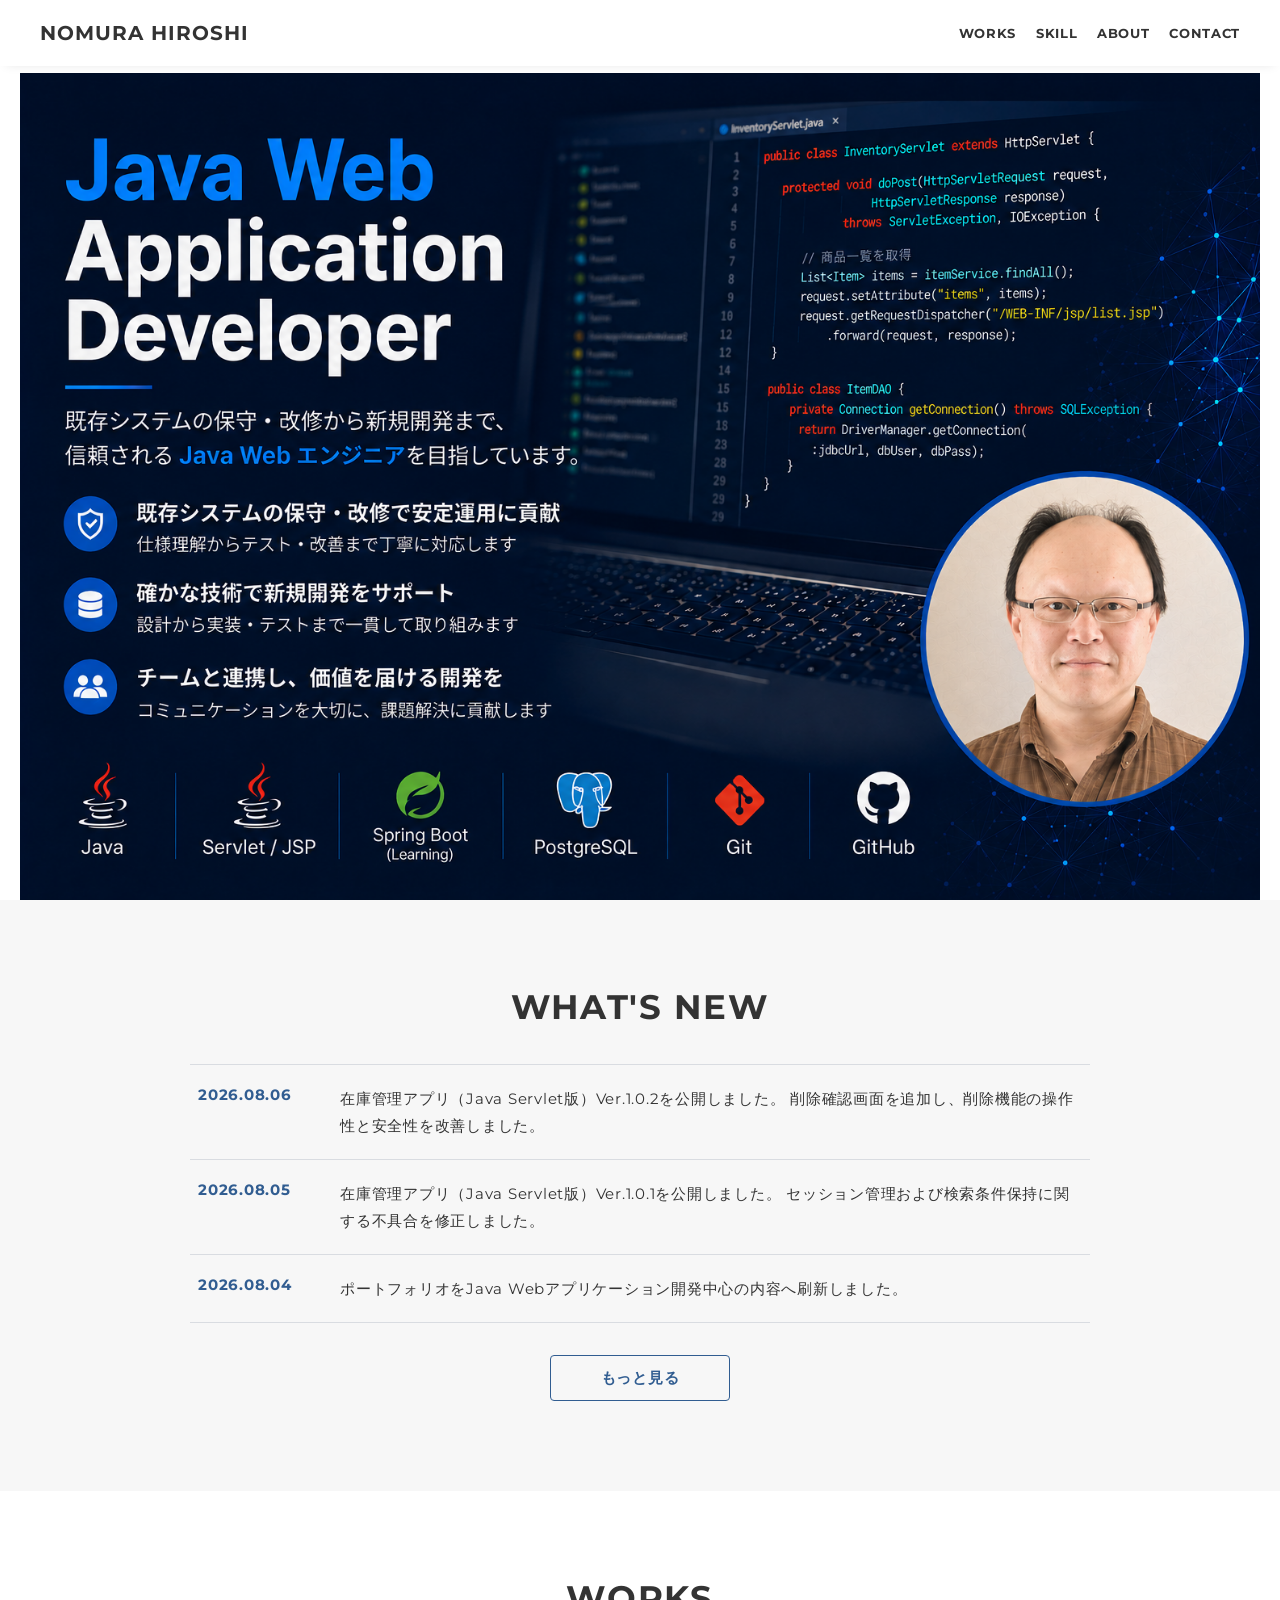
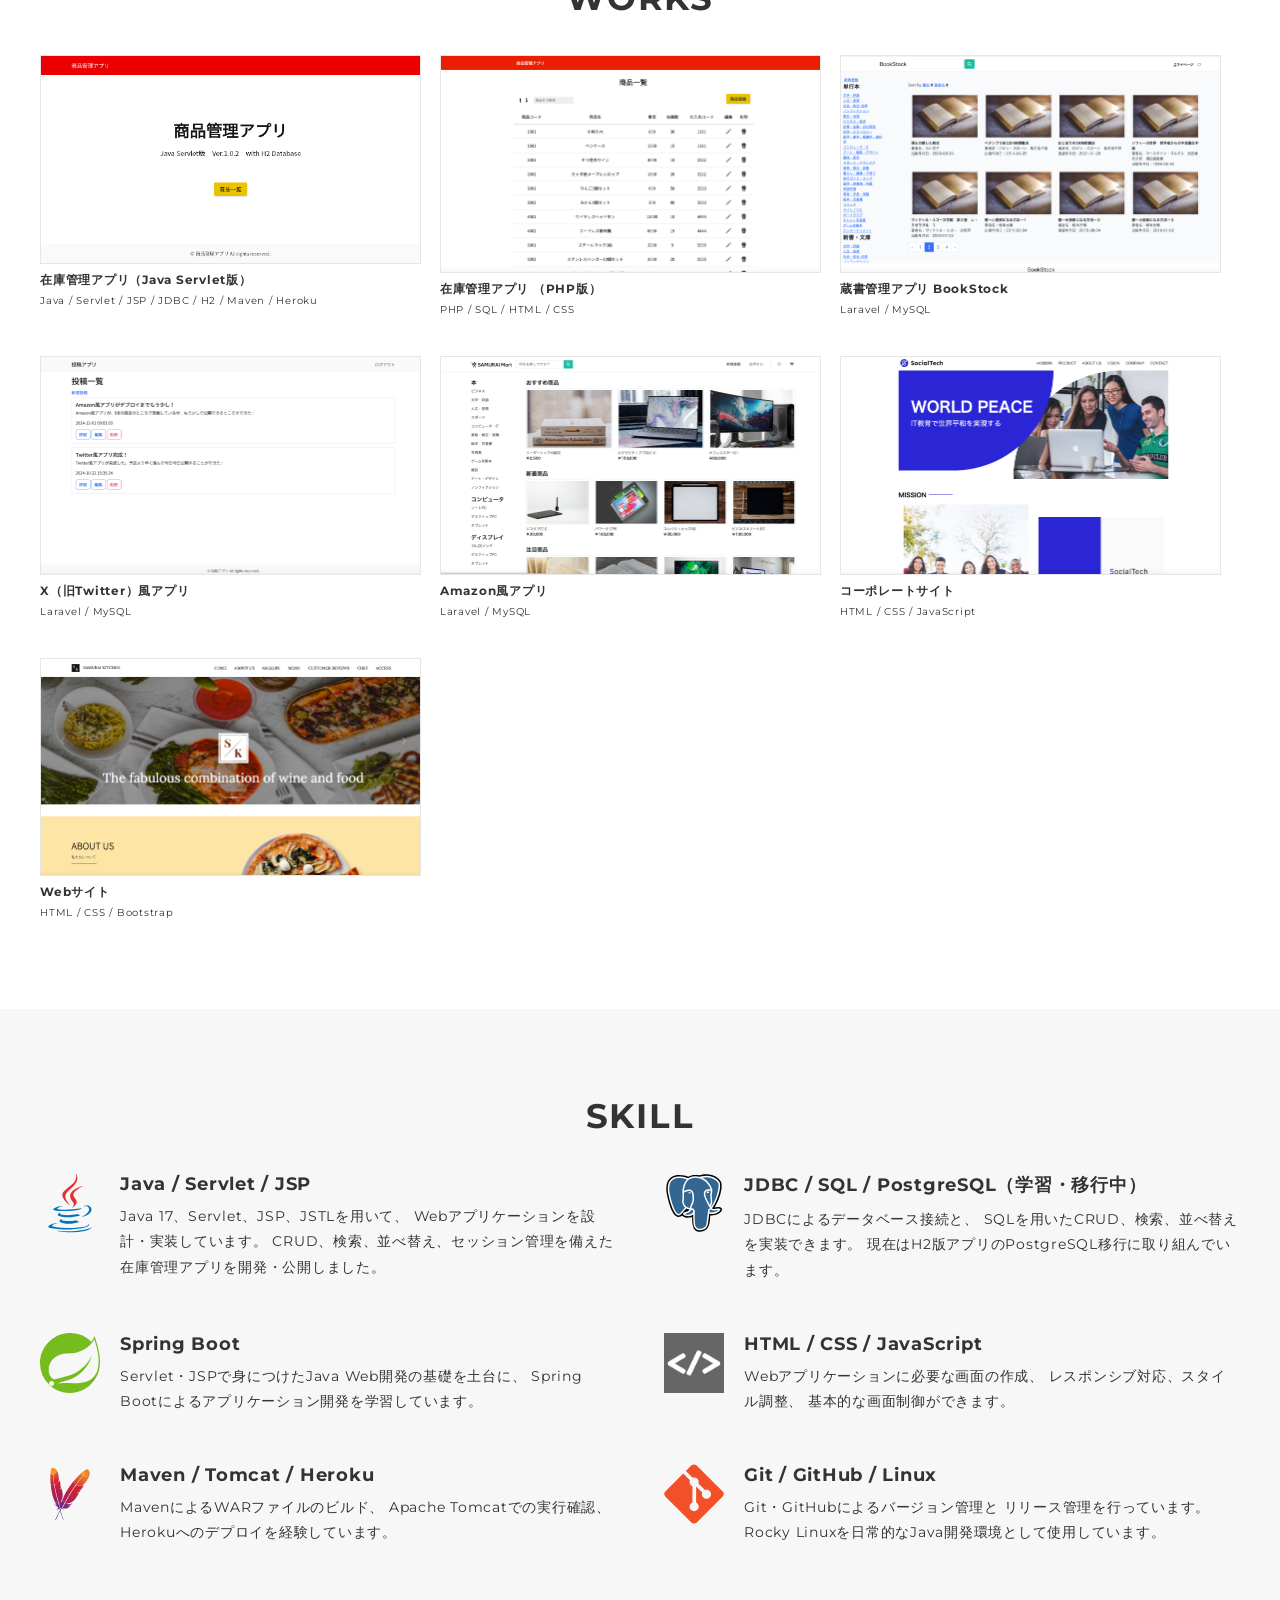
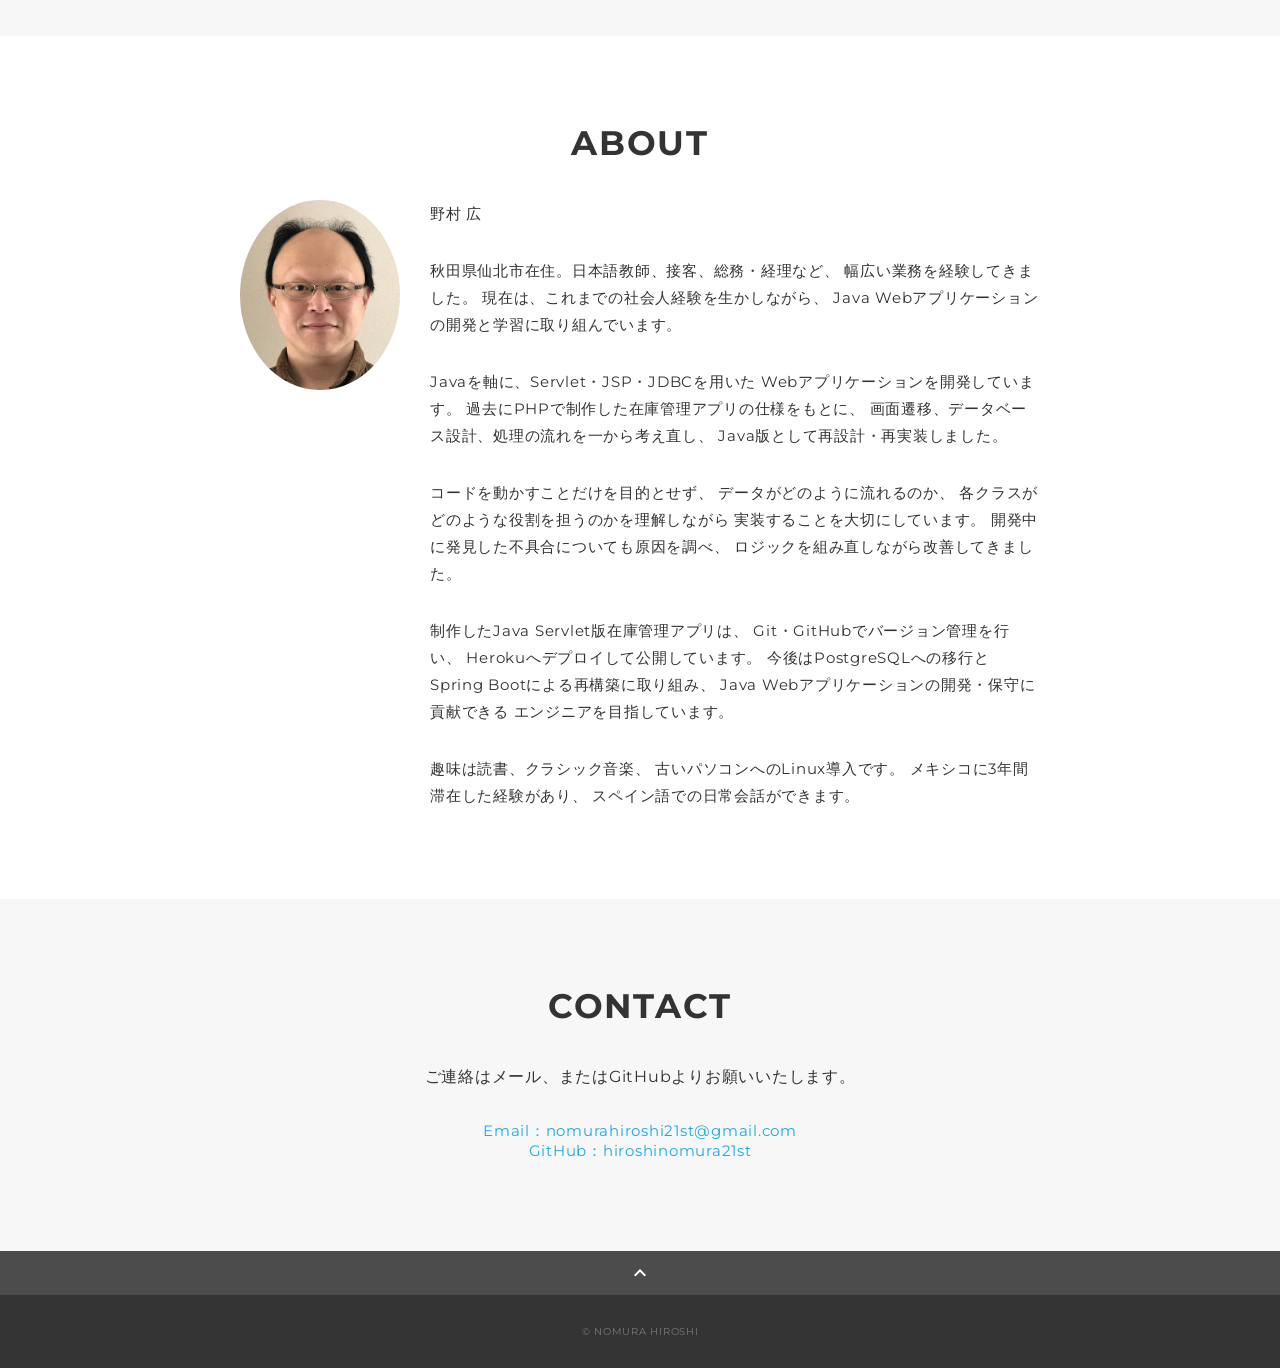
<file: index.html>
<!DOCTYPE html>
<html lang="ja">

<head>
  <meta charset="utf-8">
  <meta
    name="viewport"
    content="width=device-width, initial-scale=1.0, maximum-scale=1.0, minimum-scale=1.0"
  >
  <meta
    name="description"
    content="野村広のポートフォリオサイト。Java・Servlet・JSP・JDBCを中心としたWebアプリケーション開発の制作実績やスキルを紹介しています。"
  >

  <title>野村広 | Java Web Application Developer</title>

  <link rel="preconnect" href="https://fonts.googleapis.com">
  <link rel="preconnect" href="https://fonts.gstatic.com" crossorigin>

  <link
    href="https://fonts.googleapis.com/css2?family=Montserrat:wght@400;700&display=swap"
    rel="stylesheet"
  >

  <link
    href="https://fonts.googleapis.com/css?family=Material+Icons+Outlined"
    rel="stylesheet"
  >

  <link
    href="css/ress.css"
    media="all"
    rel="stylesheet"
    type="text/css"
  >

  <link
    href="css/style.css"
    media="all"
    rel="stylesheet"
    type="text/css"
  >
</head>

<body>
  <div class="wrapper">

    <!-- header -->
    <header class="header">
      <div class="container">
        <h1 class="header-logo">
          <a href="index.html">NOMURA HIROSHI</a>
        </h1>

        <nav class="gnav">
          <ul class="gnav-list">
            <li class="gnav-item">
              <a href="#works">WORKS</a>
            </li>

            <li class="gnav-item">
              <a href="#skill">SKILL</a>
            </li>

            <li class="gnav-item">
              <a href="#about">ABOUT</a>
            </li>

            <li class="gnav-item">
              <a href="#contact">CONTACT</a>
            </li>
          </ul>
        </nav>
      </div>
    </header>
    <!-- /header -->

    <main class="content">

      <!-- main view -->
      <div class="mv">
        <div class="mv-container">
          <img
            src="img/mainview.png"
            alt="Java Web Application Developer 野村広のポートフォリオ"
          >
        </div>
      </div>
      <!-- /main view -->

      <!-- news -->
      <section class="news section" id="news">
        <div class="container">
          <h2 class="title">WHAT'S NEW</h2>

          <dl class="news-list">

            <div class="news-item">
              <dt class="news-date">
                <time datetime="2026-08-06">2026.08.06</time>
              </dt>
              <dd class="news-text">
                在庫管理アプリ（Java Servlet版）Ver.1.0.2を公開しました。
                削除確認画面を追加し、削除機能の操作性と安全性を改善しました。
              </dd>
            </div>

            <div class="news-item">
              <dt class="news-date">
                <time datetime="2026-08-05">2026.08.05</time>
              </dt>
              <dd class="news-text">
                在庫管理アプリ（Java Servlet版）Ver.1.0.1を公開しました。
                セッション管理および検索条件保持に関する不具合を修正しました。
              </dd>
            </div>

            <div class="news-item">
              <dt class="news-date">
                <time datetime="2026-08-04">2026.08.04</time>
              </dt>
              <dd class="news-text">
                ポートフォリオをJava Webアプリケーション開発中心の内容へ刷新しました。
              </dd>
            </div>

          </dl>

          <div class="news-more">
            <a href="news.html" class="btn">もっと見る</a>
          </div>
        </div>
      </section>
      <!-- /news -->

      <!-- works -->
      <section class="works section" id="works">
        <div class="container">
          <h2 class="title">WORKS</h2>

          <div class="works-list">

            <a class="works-item" href="works-7.html">
              <div class="works-img">
                <img
                  src="img/works/ss7-v1.0.2.png"
                  alt="Java Servlet・JSP版在庫管理システム"
                >
              </div>

              <p class="works-name">
                在庫管理アプリ（Java Servlet版）
              </p>

              <p class="works-info">
                Java / Servlet / JSP / JDBC / H2 / Maven / Heroku
              </p>
            </a>

            <a class="works-item" href="works-3.html">
              <div class="works-img">
                <img
                  src="img/works/ss3.png"
                  alt="PHP版在庫管理アプリ"
                >
              </div>

              <p class="works-name">
                在庫管理アプリ （PHP版）
              </p>

              <p class="works-info">
                PHP / SQL / HTML / CSS
              </p>
            </a>

            <a class="works-item" href="works-6.html">
              <div class="works-img">
                <img
                  src="img/works/ss6.png"
                  alt="蔵書管理アプリ BookStock"
                >
              </div>

              <p class="works-name">
                蔵書管理アプリ BookStock
              </p>

              <p class="works-info">
                Laravel / MySQL
              </p>
            </a>

            <a class="works-item" href="works-4.html">
              <div class="works-img">
                <img
                  src="img/works/ss4.png"
                  alt="X旧Twitter風アプリ"
                >
              </div>

              <p class="works-name">
                X（旧Twitter）風アプリ
              </p>

              <p class="works-info">
                Laravel / MySQL
              </p>
            </a>

            <a class="works-item" href="works-5.html">
              <div class="works-img">
                <img
                  src="img/works/ss5.png"
                  alt="Amazon風アプリ"
                >
              </div>

              <p class="works-name">
                Amazon風アプリ
              </p>

              <p class="works-info">
                Laravel / MySQL
              </p>
            </a>

            <a class="works-item" href="works-1.html">
              <div class="works-img">
                <img
                  src="img/works/ss1.png"
                  alt="コーポレートサイト"
                >
              </div>

              <p class="works-name">
                コーポレートサイト
              </p>

              <p class="works-info">
                HTML / CSS / JavaScript
              </p>
            </a>

            <a class="works-item" href="works-2.html">
              <div class="works-img">
                <img
                  src="img/works/ss2.png"
                  alt="Bootstrapを使用したWebサイト"
                >
              </div>

              <p class="works-name">
                Webサイト
              </p>

              <p class="works-info">
                HTML / CSS / Bootstrap
              </p>
            </a>

          </div>
        </div>
      </section>
      <!-- /works -->

      <!-- skill -->
      <section class="skill section" id="skill">
        <div class="container">
          <h2 class="title">SKILL</h2>

          <div class="skill-list">

            <div class="skill-item">
              <p class="skill-img">
                <img
                  src="img/skills/java-original.svg"
                  alt="Java"
                >
              </p>

              <div class="skill-body">
                <h3 class="skill-name">
                  Java / Servlet / JSP
                </h3>

                <p class="skill-text">
                  Java 17、Servlet、JSP、JSTLを用いて、
                  Webアプリケーションを設計・実装しています。
                  CRUD、検索、並べ替え、セッション管理を備えた
                  在庫管理アプリを開発・公開しました。
                </p>
              </div>
            </div>

            <div class="skill-item">
              <p class="skill-img">
                <img
                  src="img/skills/postgresql-original.svg"
                  alt="PostgreSQL"
                >
              </p>

              <div class="skill-body">
                <h3 class="skill-name">
                  JDBC / SQL / PostgreSQL（学習・移行中）
                </h3>

                <p class="skill-text">
                  JDBCによるデータベース接続と、
                  SQLを用いたCRUD、検索、並べ替えを実装できます。
                  現在はH2版アプリのPostgreSQL移行に取り組んでいます。
                </p>
              </div>
            </div>

            <div class="skill-item">
              <p class="skill-img">
                <img
                  src="img/skills/spring-original.svg"
                  alt="Spring Boot"
                >
              </p>

              <div class="skill-body">
                <h3 class="skill-name">
                  Spring Boot
                </h3>

                <p class="skill-text">
                  Servlet・JSPで身につけたJava Web開発の基礎を土台に、
                  Spring Bootによるアプリケーション開発を学習しています。
                </p>
              </div>
            </div>

            <div class="skill-item">
              <p class="skill-img">
                <img
                  src="img/skills/html.png"
                  alt="HTML CSS JavaScript"
                >
              </p>

              <div class="skill-body">
                <h3 class="skill-name">
                  HTML / CSS / JavaScript
                </h3>

                <p class="skill-text">
                  Webアプリケーションに必要な画面の作成、
                  レスポンシブ対応、スタイル調整、
                  基本的な画面制御ができます。
                </p>
              </div>
            </div>

            <div class="skill-item">
              <p class="skill-img">
                <img
                  src="img/skills/maven-original.svg"
                  alt="Maven"
                >
              </p>

              <div class="skill-body">
                <h3 class="skill-name">
                  Maven / Tomcat / Heroku
                </h3>

                <p class="skill-text">
                  MavenによるWARファイルのビルド、
                  Apache Tomcatでの実行確認、
                  Herokuへのデプロイを経験しています。
                </p>
              </div>
            </div>

            <div class="skill-item">
              <p class="skill-img">
                <img
                  src="img/skills/git-original.svg"
                  alt="Git"
                >
              </p>

              <div class="skill-body">
                <h3 class="skill-name">
                  Git / GitHub / Linux
                </h3>

                <p class="skill-text">
                  Git・GitHubによるバージョン管理と
                  リリース管理を行っています。
                  Rocky Linuxを日常的なJava開発環境として使用しています。
                </p>
              </div>
            </div>

          </div>
        </div>
      </section>
      <!-- /skill -->

      <!-- about -->
      <section class="about section" id="about">
        <div class="container">
          <h2 class="title">ABOUT</h2>

          <div class="profile">
            <p class="profile-img">
              <img
                src="img/about.jpg"
                alt="野村広"
              >
            </p>

            <div class="profile-body">
              <p class="profile-name">
                野村 広
              </p>

              <p>
                秋田県仙北市在住。日本語教師、接客、総務・経理など、
                幅広い業務を経験してきました。
                現在は、これまでの社会人経験を生かしながら、
                Java Webアプリケーションの開発と学習に取り組んでいます。
              </p>

              <p>
                Javaを軸に、Servlet・JSP・JDBCを用いた
                Webアプリケーションを開発しています。
                過去にPHPで制作した在庫管理アプリの仕様をもとに、
                画面遷移、データベース設計、処理の流れを一から考え直し、
                Java版として再設計・再実装しました。
              </p>

              <p>
                コードを動かすことだけを目的とせず、
                データがどのように流れるのか、
                各クラスがどのような役割を担うのかを理解しながら
                実装することを大切にしています。
                開発中に発見した不具合についても原因を調べ、
                ロジックを組み直しながら改善してきました。
              </p>

              <p>
                制作したJava Servlet版在庫管理アプリは、
                Git・GitHubでバージョン管理を行い、
                Herokuへデプロイして公開しています。
                今後はPostgreSQLへの移行と
                Spring Bootによる再構築に取り組み、
                Java Webアプリケーションの開発・保守に貢献できる
                エンジニアを目指しています。
              </p>

              <p>
                趣味は読書、クラシック音楽、
                古いパソコンへのLinux導入です。
                メキシコに3年間滞在した経験があり、
                スペイン語での日常会話ができます。
              </p>
            </div>
          </div>
        </div>
      </section>
      <!-- /about -->

      <!-- contact -->
      <section class="contact section" id="contact">
        <div class="container">
          <h2 class="title">CONTACT</h2>

          <p class="lead">
            ご連絡はメール、またはGitHubよりお願いいたします。
          </p>

          <div class="contact">
            <p>
              <a href="mailto:nomurahiroshi21st@gmail.com">
                Email：nomurahiroshi21st@gmail.com
              </a>
            </p>

            <p>
              <a
                href="https://github.com/hiroshinomura21st"
                target="_blank"
                rel="noopener noreferrer"
              >
                GitHub：hiroshinomura21st
              </a>
            </p>
          </div>
        </div>
      </section>
      <!-- /contact -->

      <div class="page-top" id="js-page-top">
        <span class="material-icons-outlined">
          expand_less
        </span>
      </div>

    </main>

    <!-- footer -->
    <footer class="footer">
      <div class="copyright">
        &copy; NOMURA HIROSHI
      </div>
    </footer>
    <!-- /footer -->

  </div>

  <script src="https://ajax.googleapis.com/ajax/libs/jquery/3.6.0/jquery.min.js"></script>
  <script src="js/script.js"></script>
</body>

</html>
</file>
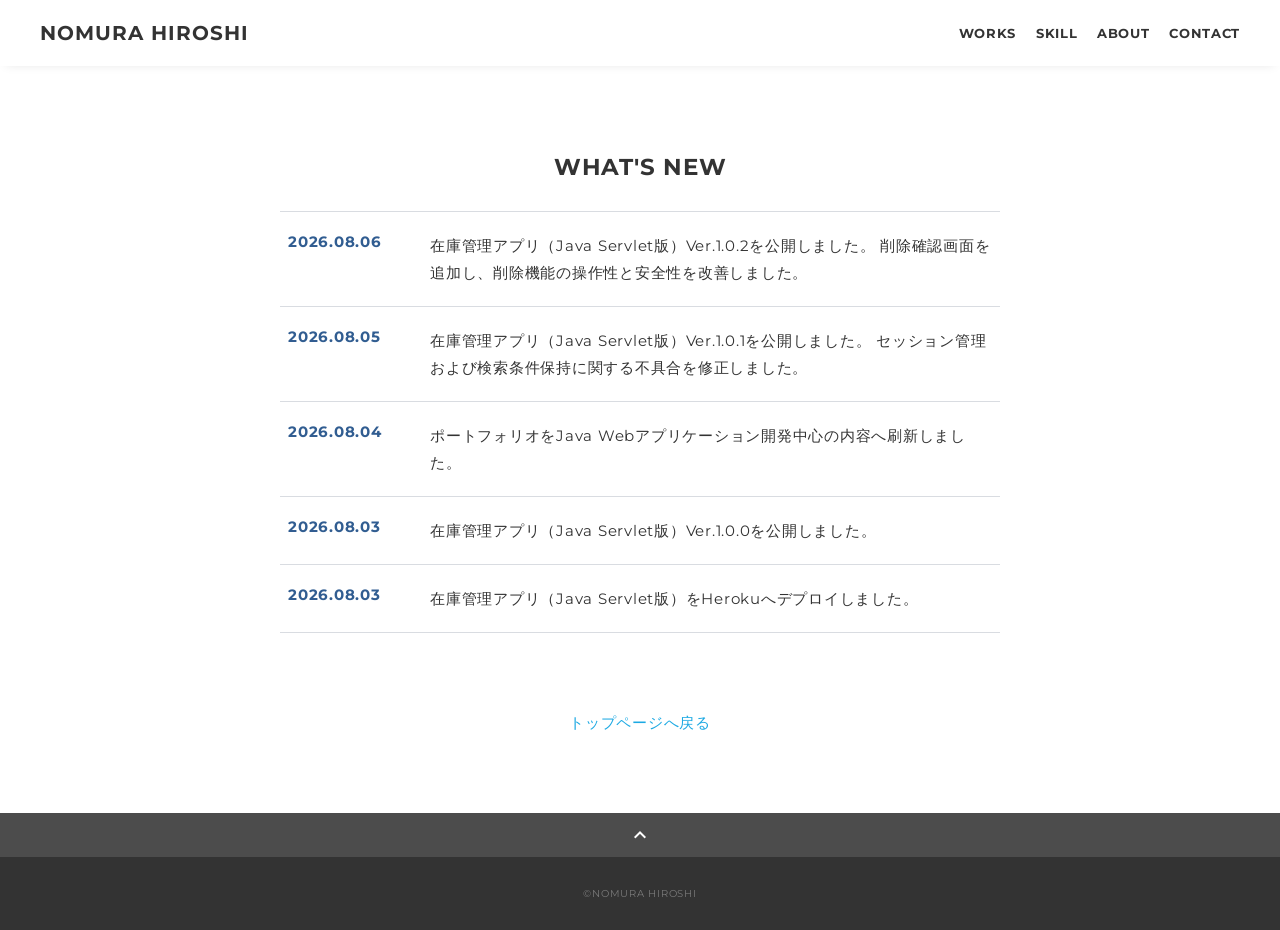
<file: news.html>
<!DOCTYPE html>
<html lang="ja">
<head>
  <meta charset="utf-8">
  <meta name="viewport" content="width=device-width, initial-scale=1.0, maximum-scale=1.0, minimum-scale=1.0">
  <meta name="description" content="Java Servlet・JSP・JDBCを用いて再設計・再実装した在庫管理Webアプリケーションの紹介ページです。CRUD、検索、並べ替え、検索状態保持を実装し、Herokuで公開しています。">
  <link rel="preconnect" href="https://fonts.googleapis.com">
  <link rel="preconnect" href="https://fonts.gstatic.com" crossorigin>
  <link href="https://fonts.googleapis.com/css2?family=Montserrat:wght@400;700&display=swap" rel="stylesheet">
  <link href="https://fonts.googleapis.com/css?family=Material+Icons+Outlined" rel="stylesheet">
  <link href="css/ress.css" media="all" rel="stylesheet" type="text/css" />
  <link href="css/style.css" media="all" rel="stylesheet" type="text/css" />
  <title>在庫管理アプリ Java Servlet版 | NOMURA HIROSHI</title>
</head>

<body>
  <div class="wrapper">

    <!-- header -->
    <header class="header ">
      <div class="container">
        <h1 class="header-logo">
          <a href="index.html">NOMURA HIROSHI</a>
        </h1>
        <nav class="gnav">
          <ul class="gnav-list">
            <li class="gnav-item"><a href="index.html#works">WORKS</a></li>
            <li class="gnav-item"><a href="index.html#skill">SKILL</a></li>
            <li class="gnav-item"><a href="index.html#about">ABOUT</a></li>
            <li class="gnav-item"><a href="index.html#contact">CONTACT</a></li>
          </ul>
        </nav>
      </div>
    </header>
    <!-- /header -->

    <main class="content">
      <article class="article">
        <div class="article-container">
          <h2 class="article-title">WHAT'S NEW</h2>

          <div class="article-body">
            <dl class="news-list">

              <div class="news-item">
                <dt class="news-date">
                  <time datetime="2026-08-06">2026.08.06</time>
                </dt>
                <dd class="news-text">
                  在庫管理アプリ（Java Servlet版）Ver.1.0.2を公開しました。
                  削除確認画面を追加し、削除機能の操作性と安全性を改善しました。
                </dd>
              </div>

              <div class="news-item">
                <dt class="news-date">
                  <time datetime="2026-08-05">2026.08.05</time>
                </dt>
                <dd class="news-text">
                  在庫管理アプリ（Java Servlet版）Ver.1.0.1を公開しました。
                  セッション管理および検索条件保持に関する不具合を修正しました。
                </dd>
              </div>

              <div class="news-item">
                <dt class="news-date">
                  <time datetime="2026-08-04">2026.08.04</time>
                </dt>
                <dd class="news-text">
                  ポートフォリオをJava Webアプリケーション開発中心の内容へ刷新しました。
                </dd>
              </div>

              <div class="news-item">
                <dt class="news-date">
                  <time datetime="2026-08-03">2026.08.03</time>
                </dt>
                <dd class="news-text">
                  在庫管理アプリ（Java Servlet版）Ver.1.0.0を公開しました。
                </dd>
              </div>

              <div class="news-item">
                <dt class="news-date">
                  <time datetime="2026-08-03">2026.08.03</time>
                </dt>
                <dd class="news-text">
                  在庫管理アプリ（Java Servlet版）をHerokuへデプロイしました。
                </dd>
              </div>

            </dl>
          </div>

          <div class="home-link">
            <a href="index.html#news">トップページへ戻る</a>
          </div>
        </div>
      </article>

      <div class="page-top" id="js-page-top">
        <span class="material-icons-outlined">expand_less</span>
      </div>
    </main>

    <!-- footer -->
    <footer class="footer">
      <div class="copyright">&copy;NOMURA HIROSHI</div>
    </footer>
    <!-- /footer -->

  </div>
  <script src="https://ajax.googleapis.com/ajax/libs/jquery/3.6.0/jquery.min.js"></script>
  <script type='text/javascript' src="js/script.js"></script>
</body>
</html>
</file>
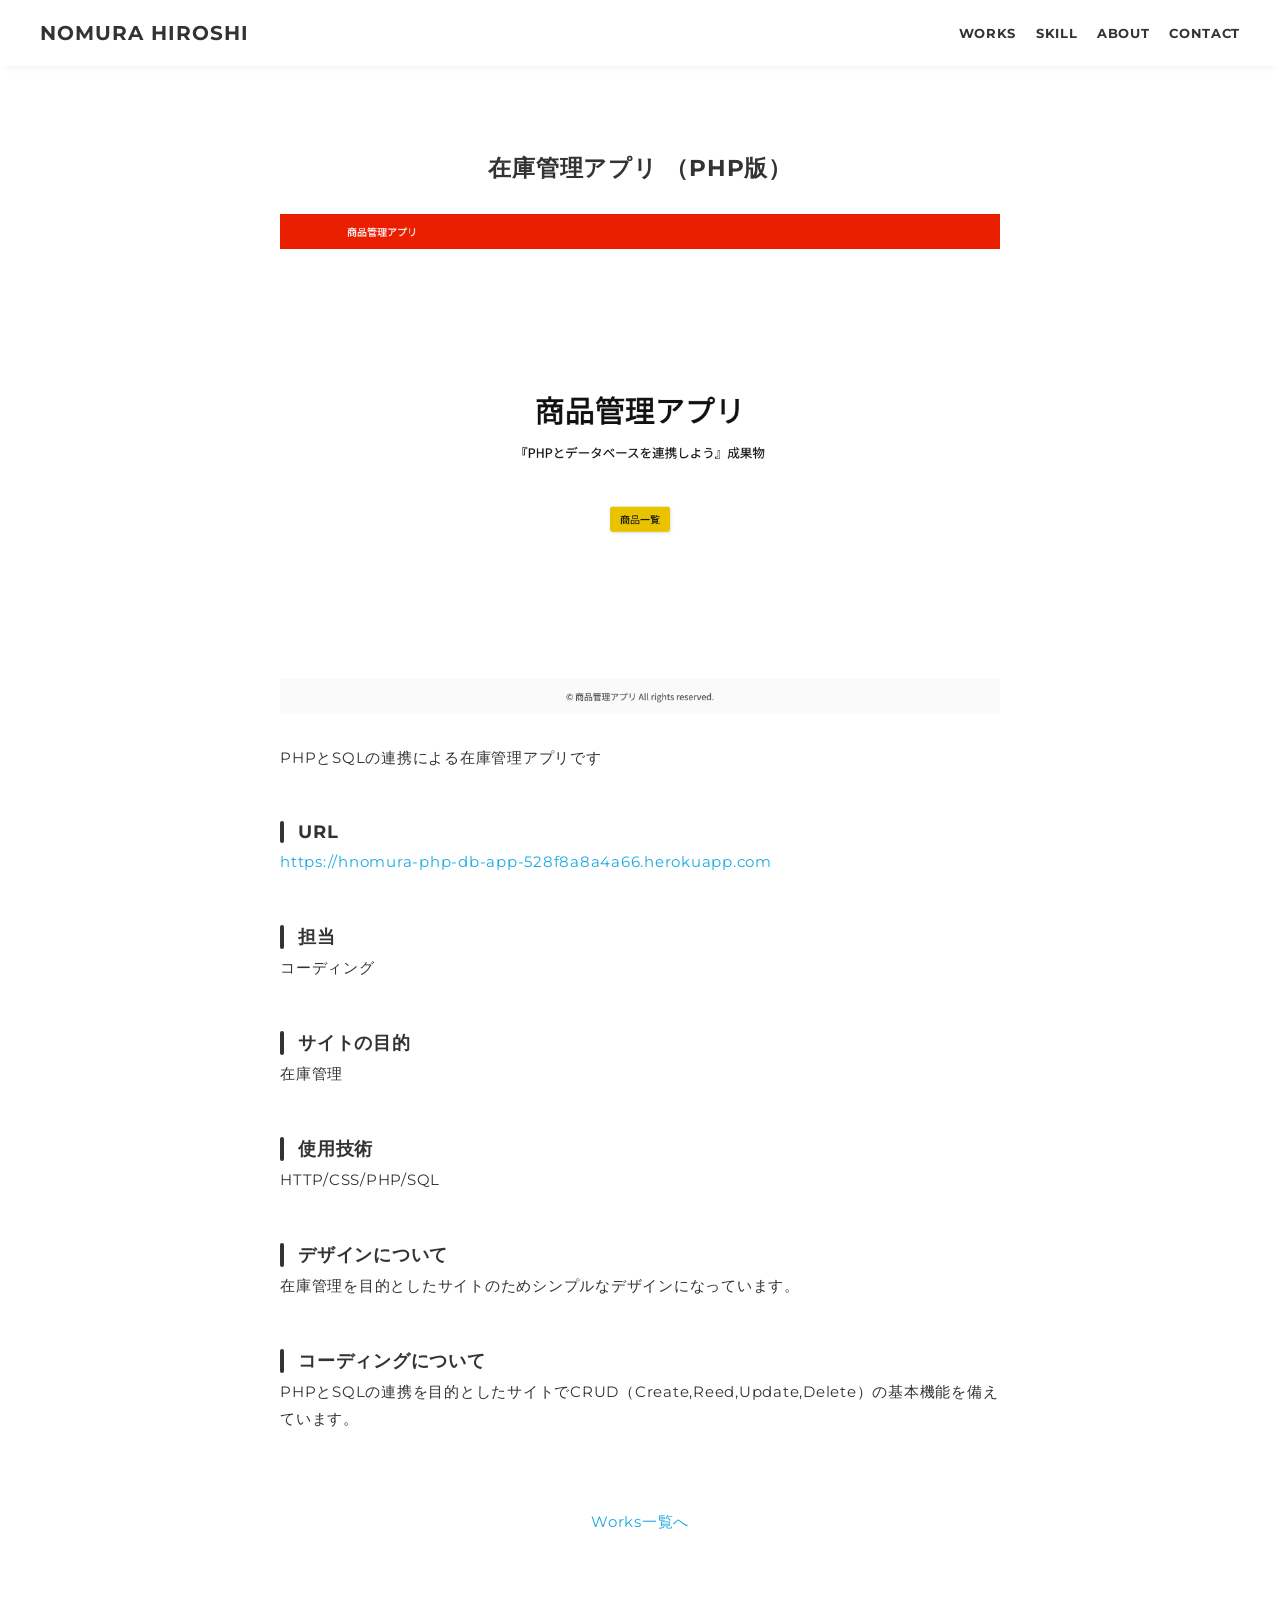
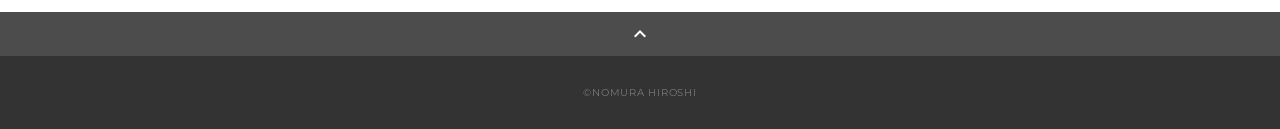
<file: works-3.html>
<!DOCTYPE html>
<html lang="ja">
<head>
  <meta charset="utf-8">
  <meta name="viewport" content="width=device-width, initial-scale=1.0, maximum-scale=1.0, minimum-scale=1.0">
  <meta name="description" content="野村広：秋田県仙北市在住。プログラミングスクール「侍エンジニア（SAMURAI ENGINEER）」が運営する「侍テラコヤ」で学び、オリジナルWebアプリ：BookStock（蔵書管理アプリ）を開発しました。">
  <title>NOMURAHiroshi ポートフォリオ</title>
  <link rel="preconnect" href="https://fonts.googleapis.com">
  <link rel="preconnect" href="https://fonts.gstatic.com" crossorigin>
  <link href="https://fonts.googleapis.com/css2?family=Montserrat:wght@400;700&display=swap" rel="stylesheet">
  <link href="https://fonts.googleapis.com/css?family=Material+Icons+Outlined" rel="stylesheet">
  <link href="css/ress.css" media="all" rel="stylesheet" type="text/css" />
  <link href="css/style.css" media="all" rel="stylesheet" type="text/css" />
</head>

<body>
  <div class="wrapper">

    <!-- header -->
    <header class="header ">
      <div class="container">
        <h1 class="header-logo">
          <a href="index.html">NOMURA HIROSHI</a>
        </h1>
        <nav class="gnav">
          <ul class="gnav-list">
            <li class="gnav-item"><a href="index.html#works">WORKS</a></li>
            <li class="gnav-item"><a href="index.html#skill">SKILL</a></li>
            <li class="gnav-item"><a href="index.html#about">ABOUT</a></li>
            <li class="gnav-item"><a href="index.html#contact">CONTACT</a></li>
          </ul>
        </nav>
      </div>
    </header>
    <!-- /header -->

    <main class="content">

      <article class="article">
        <div class="article-container">
          <h2 class="article-title">在庫管理アプリ （PHP版）</h2>
          <div class="article-body">
            <p>
              <img src="img/works-detail/lss3.png" alt="lss3">
            </p>
            <p>
              PHPとSQLの連携による在庫管理アプリです
            </p>
            <h3>URL</h3>
            <p><a href="https://hnomura-php-db-app-528f8a8a4a66.herokuapp.com" target="_blank" rel="noopener">https://hnomura-php-db-app-528f8a8a4a66.herokuapp.com</a></p>
            <h3>担当</h3>
            <p>コーディング</p>
            <h3>サイトの目的</h3>
            <p>在庫管理</p>
            <h3>使用技術</h3>
            <p>HTTP/CSS/PHP/SQL</p>
            <h3>デザインについて</h3>
            <p>
              在庫管理を目的としたサイトのためシンプルなデザインになっています。
            </p>
            <h3>コーディングについて</h3>
            <p>
              PHPとSQLの連携を目的としたサイトでCRUD（Create,Reed,Update,Delete）の基本機能を備えています。
            </p>
          </div>
          <div class="home-link">
            <a href="index.html#works">Works一覧へ</a>
          </div>
        </div>
      </article>

      <div class="page-top" id="js-page-top">
        <span class="material-icons-outlined">expand_less</span>
      </div>
    </main>

    <!-- footer -->
    <footer class="footer">
      <div class="copyright">&copy;NOMURA HIROSHI</div>
    </footer>
    <!-- /footer -->

  </div>
  <script src="https://ajax.googleapis.com/ajax/libs/jquery/3.6.0/jquery.min.js"></script>
  <script type='text/javascript' src="js/script.js"></script>
</body>
</html>
</file>
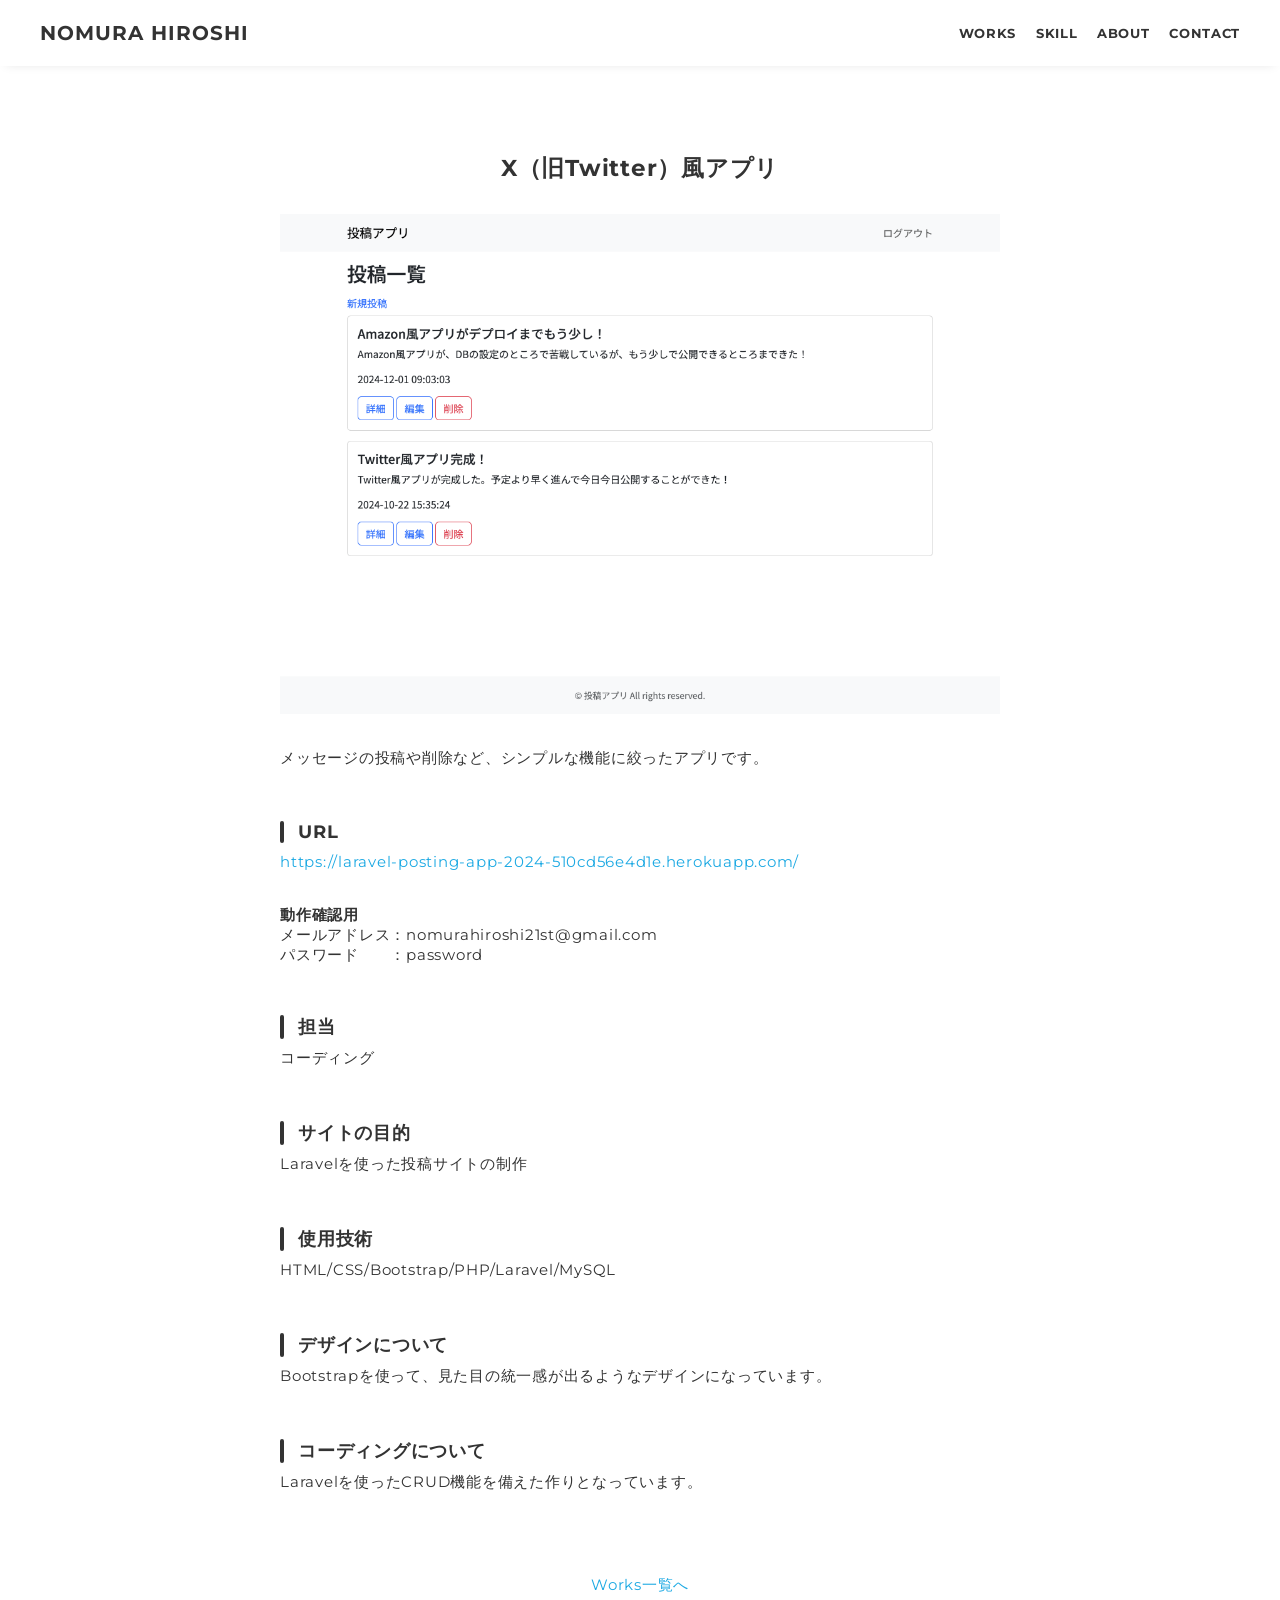
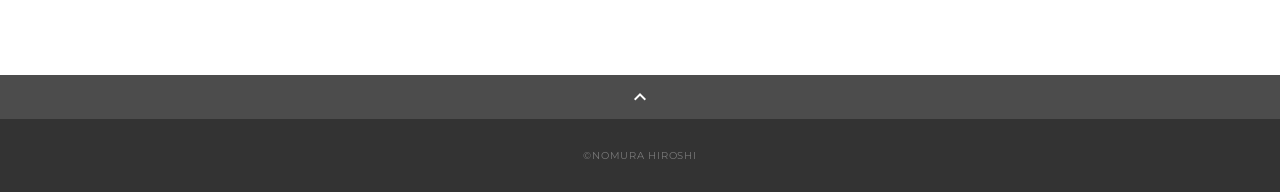
<file: works-4.html>
<!DOCTYPE html>
<html lang="ja">
<head>
  <meta charset="utf-8">
  <meta name="viewport" content="width=device-width, initial-scale=1.0, maximum-scale=1.0, minimum-scale=1.0">
  <meta name="description" content="野村広：秋田県仙北市在住。プログラミングスクール「侍エンジニア（SAMURAI ENGINEER）」が運営する「侍テラコヤ」で学び、オリジナルWebアプリ：BookStock（蔵書管理アプリ）を開発しました。">
  <title>NOMURAHiroshi ポートフォリオ</title>
  <link rel="preconnect" href="https://fonts.googleapis.com">
  <link rel="preconnect" href="https://fonts.gstatic.com" crossorigin>
  <link href="https://fonts.googleapis.com/css2?family=Montserrat:wght@400;700&display=swap" rel="stylesheet">
  <link href="https://fonts.googleapis.com/css?family=Material+Icons+Outlined" rel="stylesheet">
  <link href="css/ress.css" media="all" rel="stylesheet" type="text/css" />
  <link href="css/style.css" media="all" rel="stylesheet" type="text/css" />
</head>

<body>
  <div class="wrapper">

    <!-- header -->
    <header class="header ">
      <div class="container">
        <h1 class="header-logo">
          <a href="index.html">NOMURA HIROSHI</a>
        </h1>
        <nav class="gnav">
          <ul class="gnav-list">
            <li class="gnav-item"><a href="index.html#works">WORKS</a></li>
            <li class="gnav-item"><a href="index.html#skill">SKILL</a></li>
            <li class="gnav-item"><a href="index.html#about">ABOUT</a></li>
            <li class="gnav-item"><a href="index.html#contact">CONTACT</a></li>
          </ul>
        </nav>
      </div>
    </header>
    <!-- /header -->

    <main class="content">

      <article class="article">
        <div class="article-container">
          <h2 class="article-title">X（旧Twitter）風アプリ</h2>
          <div class="article-body">
            <p style="text-align: center;">
              <img src="img/works-detail/lss4.png" alt="lss4">
            </p>
            <p>
              メッセージの投稿や削除など、シンプルな機能に絞ったアプリです。
            </p>
            <h3>URL</h3>
            <p><a href="https://laravel-posting-app-2024-510cd56e4d1e.herokuapp.com/" target="_blank" rel="noopener">https://laravel-posting-app-2024-510cd56e4d1e.herokuapp.com/</a></p>
            <strong>動作確認用</strong>
            <div>メールアドレス：nomurahiroshi21st@gmail.com</div>
            <div>パスワード　　：password</div>
            <h3>担当</h3>
            <p>コーディング</p>
            <h3>サイトの目的</h3>
            <p>Laravelを使った投稿サイトの制作</p>
            <h3>使用技術</h3>
            <p>HTML/CSS/Bootstrap/PHP/Laravel/MySQL</p>
            <h3>デザインについて</h3>
            <p>
              Bootstrapを使って、見た目の統一感が出るようなデザインになっています。
            </p>
            <h3>コーディングについて</h3>
            <p>
              Laravelを使ったCRUD機能を備えた作りとなっています。
            </p>
          </div>
          <div class="home-link">
            <a href="index.html#works">Works一覧へ</a>
          </div>
        </div>
      </article>

      <div class="page-top" id="js-page-top">
        <span class="material-icons-outlined">expand_less</span>
      </div>
    </main>

    <!-- footer -->
    <footer class="footer">
      <div class="copyright">&copy;NOMURA HIROSHI</div>
    </footer>
    <!-- /footer -->

  </div>
  <script src="https://ajax.googleapis.com/ajax/libs/jquery/3.6.0/jquery.min.js"></script>
  <script type='text/javascript' src="js/script.js"></script>
</body>
</html>
</file>
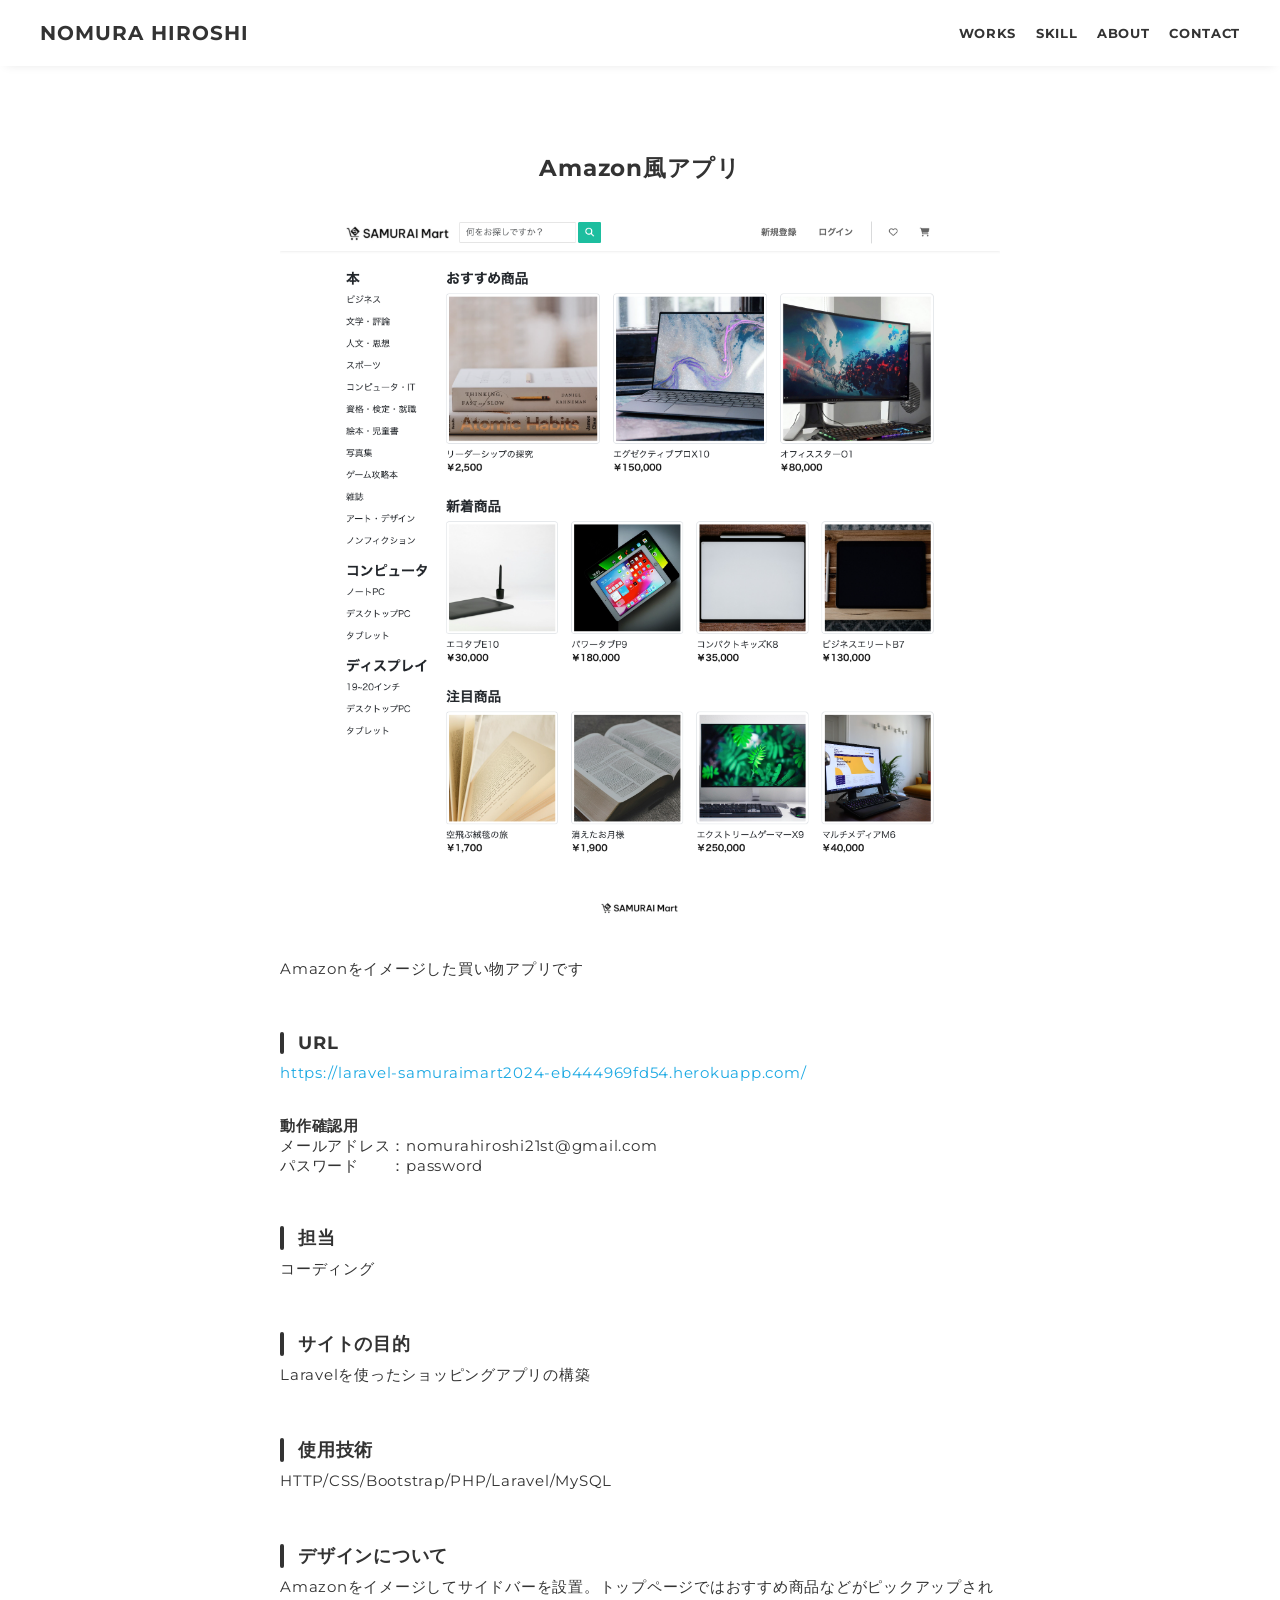
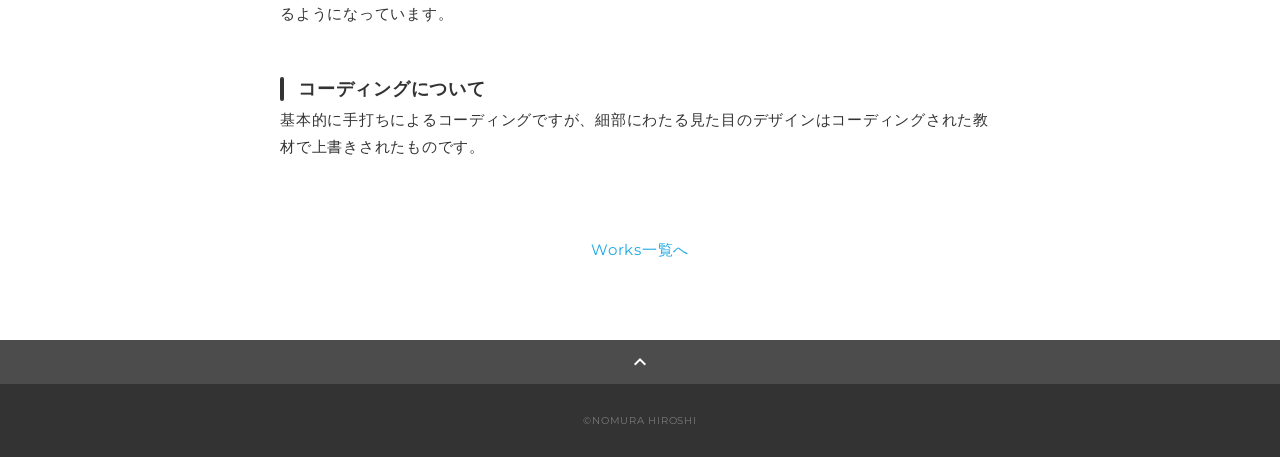
<file: works-5.html>
<!DOCTYPE html>
<html lang="ja">
<head>
  <meta charset="utf-8">
  <meta name="viewport" content="width=device-width, initial-scale=1.0, maximum-scale=1.0, minimum-scale=1.0">
  <meta name="description" content="野村広：秋田県仙北市在住。プログラミングスクール「侍エンジニア（SAMURAI ENGINEER）」が運営する「侍テラコヤ」で学び、オリジナルWebアプリ：BookStock（蔵書管理アプリ）を開発しました。">
  <title>NOMURAHiroshi ポートフォリオ</title>
  <link rel="preconnect" href="https://fonts.googleapis.com">
  <link rel="preconnect" href="https://fonts.gstatic.com" crossorigin>
  <link href="https://fonts.googleapis.com/css2?family=Montserrat:wght@400;700&display=swap" rel="stylesheet">
  <link href="https://fonts.googleapis.com/css?family=Material+Icons+Outlined" rel="stylesheet">
  <link href="css/ress.css" media="all" rel="stylesheet" type="text/css" />
  <link href="css/style.css" media="all" rel="stylesheet" type="text/css" />
</head>

<body>
  <div class="wrapper">

    <!-- header -->
    <header class="header ">
      <div class="container">
        <h1 class="header-logo">
          <a href="index.html">NOMURA HIROSHI</a>
        </h1>
        <nav class="gnav">
          <ul class="gnav-list">
            <li class="gnav-item"><a href="index.html#works">WORKS</a></li>
            <li class="gnav-item"><a href="index.html#skill">SKILL</a></li>
            <li class="gnav-item"><a href="index.html#about">ABOUT</a></li>
            <li class="gnav-item"><a href="index.html#contact">CONTACT</a></li>
          </ul>
        </nav>
      </div>
    </header>
    <!-- /header -->

    <main class="content">

      <article class="article">
        <div class="article-container">
          <h2 class="article-title">Amazon風アプリ</h2>
          <div class="article-body">
            <p>
              <img src="img/works-detail/lss5.png" alt="lss5">
            </p>
            <p>
              Amazonをイメージした買い物アプリです
            </p>
            <h3>URL</h3>
            <p><a href="https://laravel-samuraimart2024-eb444969fd54.herokuapp.com/" target="_blank" rel="noopener">https://laravel-samuraimart2024-eb444969fd54.herokuapp.com/</a></p>
            <strong>動作確認用</strong>
            <div>メールアドレス：nomurahiroshi21st@gmail.com</div>
            <div>パスワード　　：password</div>
            <h3>担当</h3>
            <p>コーディング</p>
            <h3>サイトの目的</h3>
            <p>Laravelを使ったショッピングアプリの構築</p>
            <h3>使用技術</h3>
            <p>HTTP/CSS/Bootstrap/PHP/Laravel/MySQL</p>
            <h3>デザインについて</h3>
            <p>
              Amazonをイメージしてサイドバーを設置。トップページではおすすめ商品などがピックアップされるようになっています。
            </p>
            <h3>コーディングについて</h3>
            <p>
              基本的に手打ちによるコーディングですが、細部にわたる見た目のデザインはコーディングされた教材で上書きされたものです。
            </p>
          </div>
          <div class="home-link">
            <a href="index.html#works">Works一覧へ</a>
          </div>
        </div>
      </article>

      <div class="page-top" id="js-page-top">
        <span class="material-icons-outlined">expand_less</span>
      </div>
    </main>

    <!-- footer -->
    <footer class="footer">
      <div class="copyright">&copy;NOMURA HIROSHI</div>
    </footer>
    <!-- /footer -->

  </div>
  <script src="https://ajax.googleapis.com/ajax/libs/jquery/3.6.0/jquery.min.js"></script>
  <script type='text/javascript' src="js/script.js"></script>
</body>
</html>
</file>
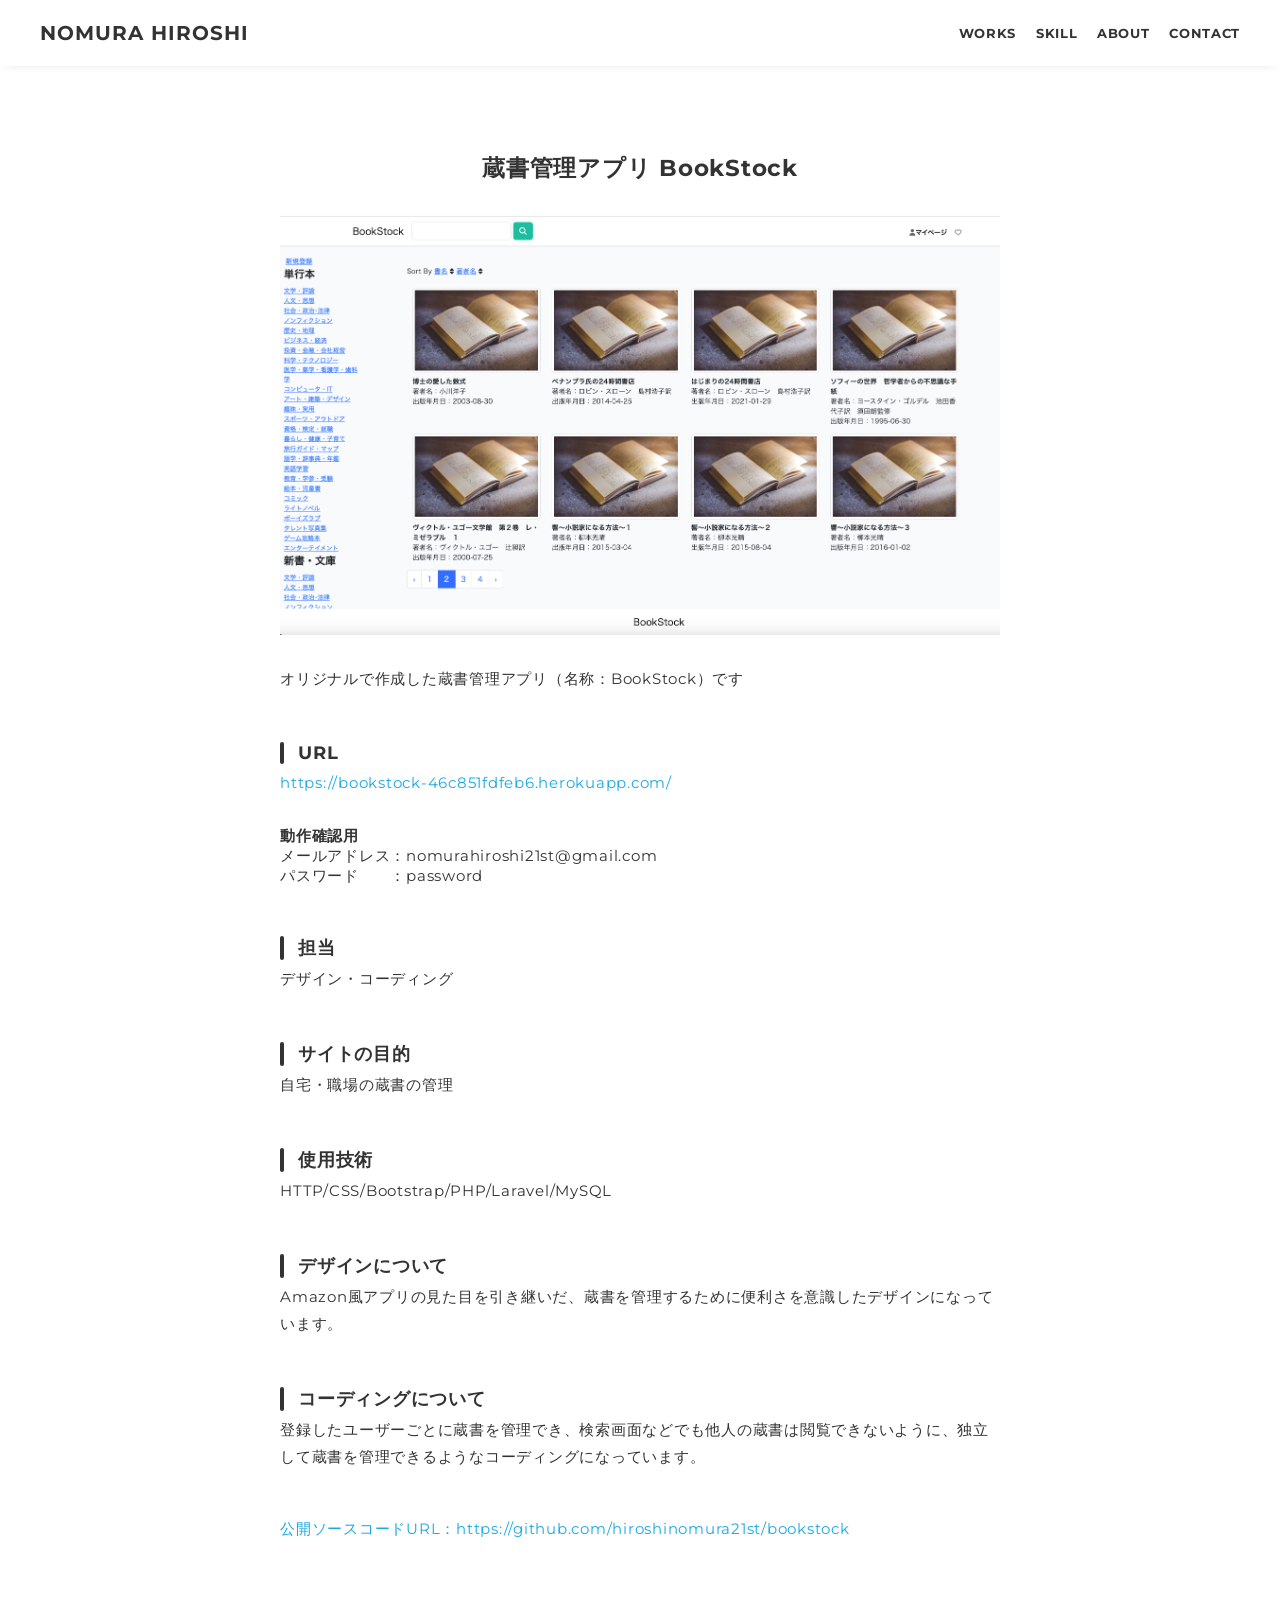
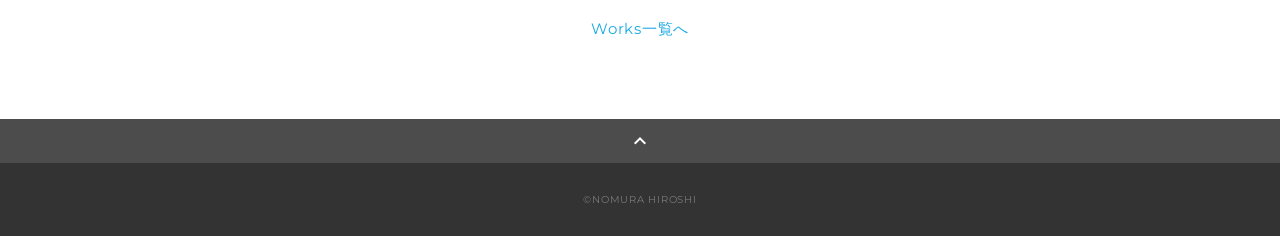
<file: works-6.html>
<!DOCTYPE html>
<html lang="ja">
<head>
  <meta charset="utf-8">
  <meta name="viewport" content="width=device-width, initial-scale=1.0, maximum-scale=1.0, minimum-scale=1.0">
  <meta name="description" content="野村広：秋田県仙北市在住。プログラミングスクール「侍エンジニア（SAMURAI ENGINEER）」が運営する「侍テラコヤ」で学び、オリジナルWebアプリ：BookStock（蔵書管理アプリ）を開発しました。">
  <title>NOMURAHiroshi ポートフォリオ</title>
  <link rel="preconnect" href="https://fonts.googleapis.com">
  <link rel="preconnect" href="https://fonts.gstatic.com" crossorigin>
  <link href="https://fonts.googleapis.com/css2?family=Montserrat:wght@400;700&display=swap" rel="stylesheet">
  <link href="https://fonts.googleapis.com/css?family=Material+Icons+Outlined" rel="stylesheet">
  <link href="css/ress.css" media="all" rel="stylesheet" type="text/css" />
  <link href="css/style.css" media="all" rel="stylesheet" type="text/css" />
</head>

<body>
  <div class="wrapper">

    <!-- header -->
    <header class="header ">
      <div class="container">
        <h1 class="header-logo">
          <a href="index.html">NOMURA HIROSHI</a>
        </h1>
        <nav class="gnav">
          <ul class="gnav-list">
            <li class="gnav-item"><a href="index.html#works">WORKS</a></li>
            <li class="gnav-item"><a href="index.html#skill">SKILL</a></li>
            <li class="gnav-item"><a href="index.html#about">ABOUT</a></li>
            <li class="gnav-item"><a href="index.html#contact">CONTACT</a></li>
          </ul>
        </nav>
      </div>
    </header>
    <!-- /header -->

    <main class="content">

      <article class="article">
        <div class="article-container">
          <h2 class="article-title">蔵書管理アプリ BookStock</h2>
          <div class="article-body">
            <p>
              <img src="img/works-detail/lss6.png" alt="lss6">
            </p>
            <p>
              オリジナルで作成した蔵書管理アプリ（名称：BookStock）です
            </p>
            <h3>URL</h3>
            <p><a href="https://bookstock-46c851fdfeb6.herokuapp.com/" target="_blank" rel="noopener">https://bookstock-46c851fdfeb6.herokuapp.com/</a></p>
            <strong>動作確認用</strong>
            <div>メールアドレス：nomurahiroshi21st@gmail.com</div>
            <div>パスワード　　：password</div>
            <h3>担当</h3>
            <p>デザイン・コーディング</p>
            <h3>サイトの目的</h3>
            <p>自宅・職場の蔵書の管理</p>
            <h3>使用技術</h3>
            <p>HTTP/CSS/Bootstrap/PHP/Laravel/MySQL</p>
            <h3>デザインについて</h3>
            <p>
              Amazon風アプリの見た目を引き継いだ、蔵書を管理するために便利さを意識したデザインになっています。
            </p>
            <h3>コーディングについて</h3>
            <p>
              登録したユーザーごとに蔵書を管理でき、検索画面などでも他人の蔵書は閲覧できないように、独立して蔵書を管理できるようなコーディングになっています。
            </p><br>
            <a href="https://github.com/hiroshinomura21st/bookstock">公開ソースコードURL：https://github.com/hiroshinomura21st/bookstock</a>
          </div>
          <div class="home-link">
            <a href="index.html#works">Works一覧へ</a>
          </div>
        </div>
      </article>

      <div class="page-top" id="js-page-top">
        <span class="material-icons-outlined">expand_less</span>
      </div>
    </main>

    <!-- footer -->
    <footer class="footer">
      <div class="copyright">&copy;NOMURA HIROSHI</div>
    </footer>
    <!-- /footer -->

  </div>
  <script src="https://ajax.googleapis.com/ajax/libs/jquery/3.6.0/jquery.min.js"></script>
  <script type='text/javascript' src="js/script.js"></script>
</body>
</html>
</file>
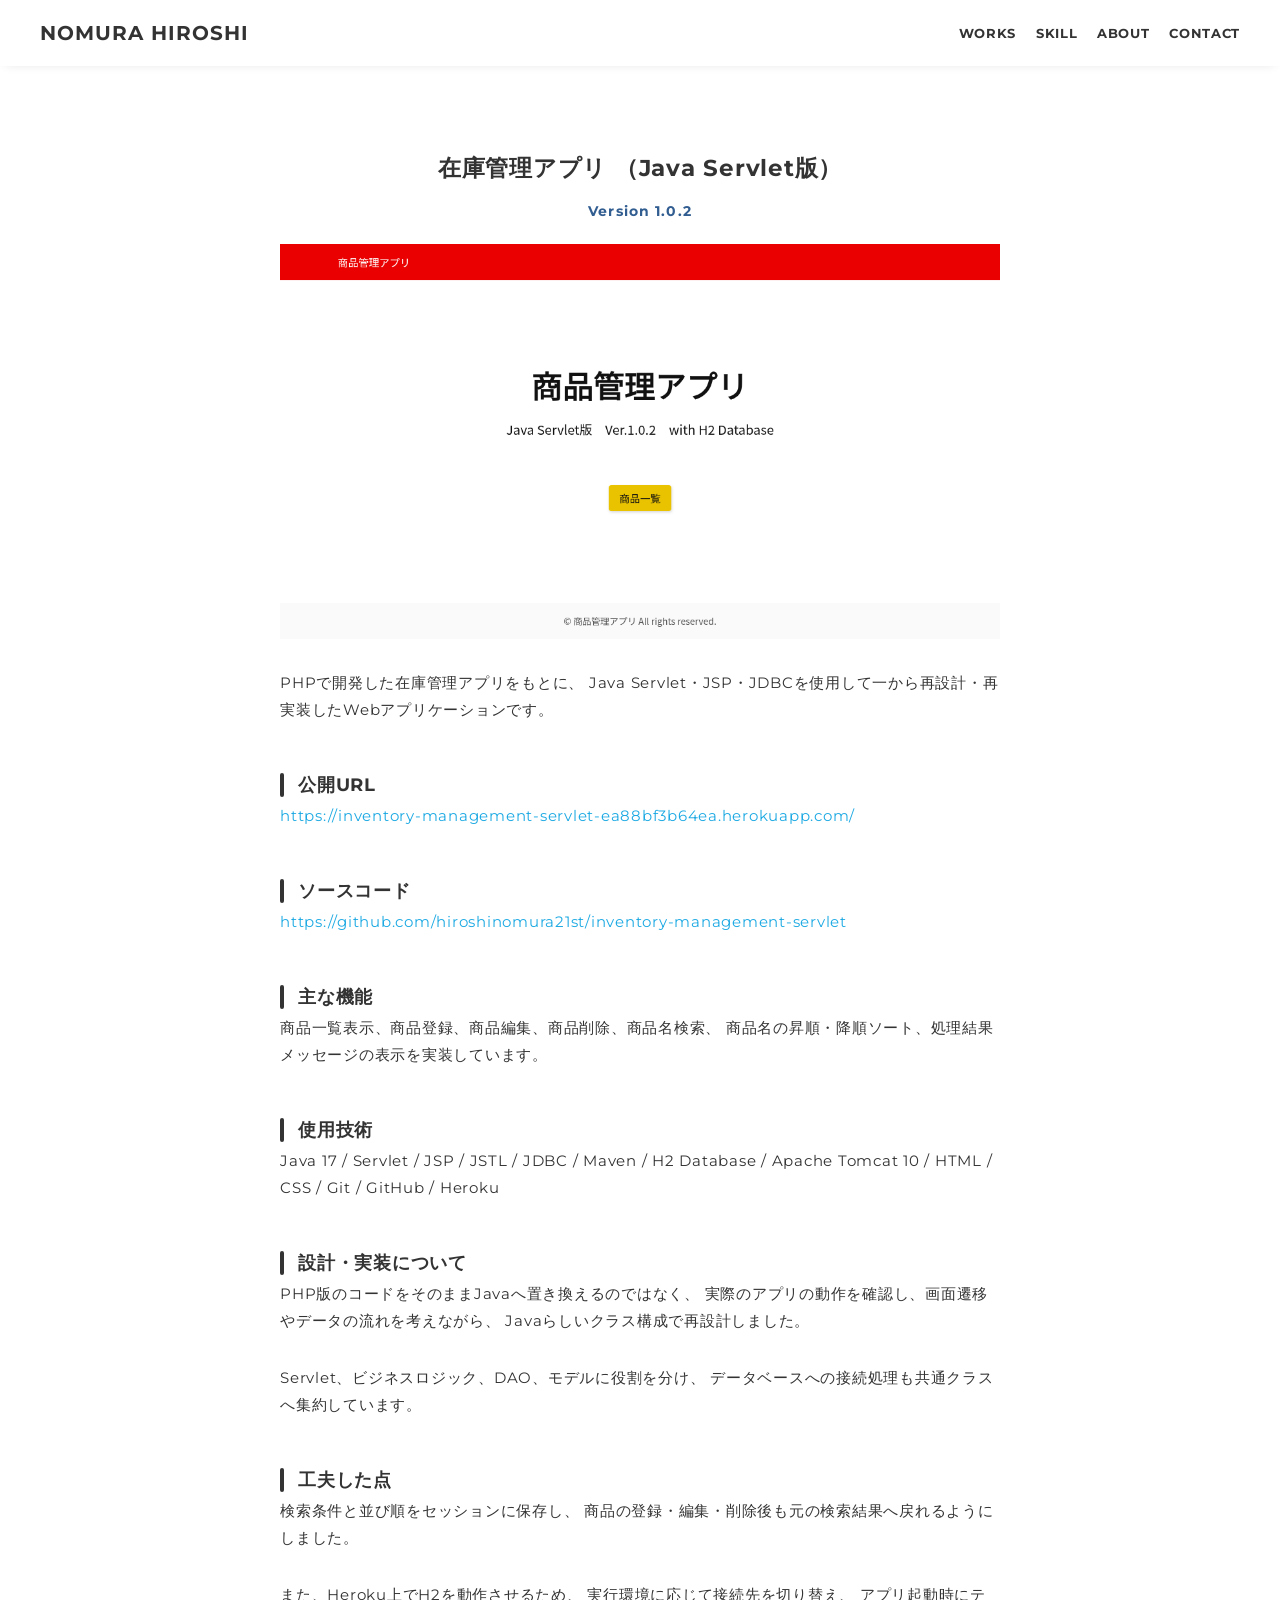
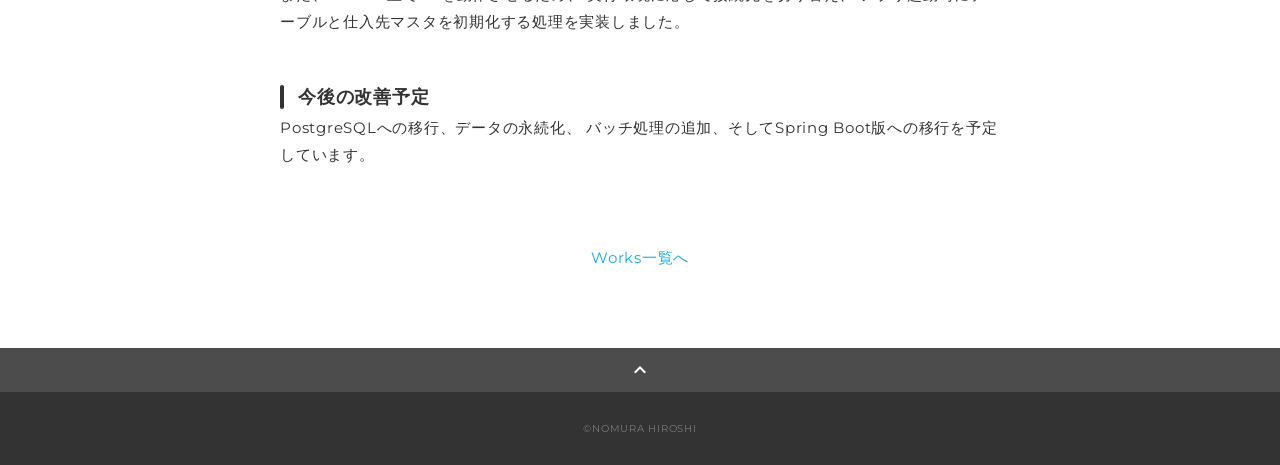
<file: works-7.html>
<!DOCTYPE html>
<html lang="ja">
<head>
  <meta charset="utf-8">
  <meta name="viewport" content="width=device-width, initial-scale=1.0, maximum-scale=1.0, minimum-scale=1.0">
  <meta name="description" content="Java Servlet・JSP・JDBCを用いて再設計・再実装した在庫管理Webアプリケーションの紹介ページです。CRUD、検索、並べ替え、検索状態保持を実装し、Herokuで公開しています。">
  <link rel="preconnect" href="https://fonts.googleapis.com">
  <link rel="preconnect" href="https://fonts.gstatic.com" crossorigin>
  <link href="https://fonts.googleapis.com/css2?family=Montserrat:wght@400;700&display=swap" rel="stylesheet">
  <link href="https://fonts.googleapis.com/css?family=Material+Icons+Outlined" rel="stylesheet">
  <link href="css/ress.css" media="all" rel="stylesheet" type="text/css" />
  <link href="css/style.css" media="all" rel="stylesheet" type="text/css" />
  <title>在庫管理アプリ Java Servlet版 | NOMURA HIROSHI</title>
</head>

<body>
  <div class="wrapper">

    <!-- header -->
    <header class="header ">
      <div class="container">
        <h1 class="header-logo">
          <a href="index.html">NOMURA HIROSHI</a>
        </h1>
        <nav class="gnav">
          <ul class="gnav-list">
            <li class="gnav-item"><a href="index.html#works">WORKS</a></li>
            <li class="gnav-item"><a href="index.html#skill">SKILL</a></li>
            <li class="gnav-item"><a href="index.html#about">ABOUT</a></li>
            <li class="gnav-item"><a href="index.html#contact">CONTACT</a></li>
          </ul>
        </nav>
      </div>
    </header>
    <!-- /header -->

    <main class="content">

      <article class="article">
        <div class="article-container">
          <h2 class="article-title">在庫管理アプリ （Java Servlet版）</h2>
          <p class="article-version">Version 1.0.2</p>
          
          <div class="article-body">
            <p>
              <img src="img/works-detail/lss7-v1.0.2.png"
                  alt="在庫管理アプリ Java Servlet版のトップ画面">
            </p>

            <p>
              PHPで開発した在庫管理アプリをもとに、
              Java Servlet・JSP・JDBCを使用して一から再設計・再実装したWebアプリケーションです。
            </p>

            <h3>公開URL</h3>
            <p>
              <a href="https://inventory-management-servlet-ea88bf3b64ea.herokuapp.com/"
                target="_blank"
                rel="noopener">
                https://inventory-management-servlet-ea88bf3b64ea.herokuapp.com/
              </a>
            </p>

            <h3>ソースコード</h3>
            <p>
              <a href="https://github.com/hiroshinomura21st/inventory-management-servlet"
                target="_blank"
                rel="noopener">
                https://github.com/hiroshinomura21st/inventory-management-servlet
              </a>
            </p>

            <h3>主な機能</h3>
            <p>
              商品一覧表示、商品登録、商品編集、商品削除、商品名検索、
              商品名の昇順・降順ソート、処理結果メッセージの表示を実装しています。
            </p>

            <h3>使用技術</h3>
            <p>
              Java 17 / Servlet / JSP / JSTL / JDBC / Maven /
              H2 Database / Apache Tomcat 10 / HTML / CSS / Git / GitHub / Heroku
            </p>

            <h3>設計・実装について</h3>
            <p>
              PHP版のコードをそのままJavaへ置き換えるのではなく、
              実際のアプリの動作を確認し、画面遷移やデータの流れを考えながら、
              Javaらしいクラス構成で再設計しました。
            </p>

            <p>
              Servlet、ビジネスロジック、DAO、モデルに役割を分け、
              データベースへの接続処理も共通クラスへ集約しています。
            </p>

            <h3>工夫した点</h3>
            <p>
              検索条件と並び順をセッションに保存し、
              商品の登録・編集・削除後も元の検索結果へ戻れるようにしました。
            </p>

            <p>
              また、Heroku上でH2を動作させるため、
              実行環境に応じて接続先を切り替え、
              アプリ起動時にテーブルと仕入先マスタを初期化する処理を実装しました。
            </p>

            <h3>今後の改善予定</h3>
            <p>
              PostgreSQLへの移行、データの永続化、
              バッチ処理の追加、そしてSpring Boot版への移行を予定しています。
            </p>
          </div>

          <div class="home-link">
            <a href="index.html#works">Works一覧へ</a>
          </div>
        </div>
      </article>

      <div class="page-top" id="js-page-top">
        <span class="material-icons-outlined">expand_less</span>
      </div>
    </main>

    <!-- footer -->
    <footer class="footer">
      <div class="copyright">&copy;NOMURA HIROSHI</div>
    </footer>
    <!-- /footer -->

  </div>
  <script src="https://ajax.googleapis.com/ajax/libs/jquery/3.6.0/jquery.min.js"></script>
  <script type='text/javascript' src="js/script.js"></script>
</body>
</html>
</file>
<file: css/ress.css>
/*!
 * ress.css • v3.0.1
 * MIT License
 * github.com/filipelinhares/ress
 */

/* # =================================================================
   # Global selectors
   # ================================================================= */

html {
  box-sizing: border-box;
  word-break: normal;
  -moz-tab-size: 4;
  tab-size: 4;

  -webkit-text-size-adjust: 100%; /* Prevent adjustments of font size after orientation changes in iOS */
}

*,
::before,
::after {
  box-sizing: inherit;
  background-repeat: no-repeat; /* Set `background-repeat: no-repeat` to all elements and pseudo elements */
}

::before,
::after {
  vertical-align: inherit;
  text-decoration: inherit; /* Inherit text-decoration and vertical align to ::before and ::after pseudo elements */
}

* {
  margin: 0;
  padding: 0; /* Reset `padding` and `margin` of all elements */
}

/* # =================================================================
   # General elements
   # ================================================================= */

hr {
  overflow: visible; /* Show the overflow in Edge and IE */
  height: 0; /* Add the correct box sizing in Firefox */
}

details,
main {
  display: block; /* Render the `main` element consistently in IE. */
}

summary {
  display: list-item; /* Add the correct display in all browsers */
}

small {
  font-size: 80%; /* Set font-size to 80% in `small` elements */
}

[hidden] {
  display: none; /* Add the correct display in IE */
}

abbr[title] {
  /* Add the correct text decoration in Chrome, Edge, IE, Opera, and Safari */
  text-decoration: underline;
  text-decoration: underline dotted;
  border-bottom: none; /* Remove the bottom border in Chrome 57 */
}

a {
  background-color: transparent; /* Remove the gray background on active links in IE 10 */
}

a:active,
a:hover {
  outline-width: 0; /* Remove the outline when hovering in all browsers */
}

code,
kbd,
pre,
samp {
  font-family: monospace, monospace; /* Specify the font family of code elements */
}

pre {
  font-size: 1em; /* Correct the odd `em` font sizing in all browsers */
}

b,
strong {
  font-weight: bolder; /* Add the correct font weight in Chrome, Edge, and Safari */
}

/* https://gist.github.com/unruthless/413930 */
sub,
sup {
  position: relative;
  font-size: 75%;
  line-height: 0;
  vertical-align: baseline;
}

sub {
  bottom: -.25em;
}

sup {
  top: -.5em;
}

/* # =================================================================
   # Forms
   # ================================================================= */

input {
  border-radius: 0;
}

/* Replace pointer cursor in disabled elements */
[disabled] {
  cursor: default;
}

[type="number"]::-webkit-container-spin-button,
[type="number"]::-webkit-outer-spin-button {
  height: auto; /* Correct the cursor style of increment and decrement buttons in Chrome */
}

[type="search"] {
  outline-offset: -2px; /* Correct the outline style in Safari */

  -webkit-appearance: textfield; /* Correct the odd appearance in Chrome and Safari */
}

[type="search"]::-webkit-search-decoration {
  -webkit-appearance: none; /* Remove the container padding in Chrome and Safari on macOS */
}

textarea {
  overflow: auto; /* Internet Explorer 11+ */
  resize: vertical; /* Specify textarea resizability */
}

button,
input,
optgroup,
select,
textarea {
  font: inherit; /* Specify font inheritance of form elements */
}

optgroup {
  font-weight: bold; /* Restore the font weight unset by the previous rule */
}

button {
  overflow: visible; /* Address `overflow` set to `hidden` in IE 8/9/10/11 */
}

button,
select {
  text-transform: none; /* Firefox 40+, Internet Explorer 11- */
}

/* Apply cursor pointer to button elements */
button,
[type="button"],
[type="reset"],
[type="submit"],
[role="button"] {
  cursor: pointer;
  color: inherit;
}

/* Remove container padding and border in Firefox 4+ */
button::-moz-focus-container,
[type="button"]::-moz-focus-container,
[type="reset"]::-moz-focus-container,
[type="submit"]::-moz-focus-container {
  padding: 0;
  border-style: none;
}

/* Replace focus style removed in the border reset above */
button:-moz-focusring,
[type="button"]::-moz-focus-container,
[type="reset"]::-moz-focus-container,
[type="submit"]::-moz-focus-container {
  outline: 1px dotted ButtonText;
}

button,
html [type="button"],
/* Prevent a WebKit bug where (2) destroys native `audio` and `video`controls in Android 4 */
[type="reset"],
[type="submit"] {
  -webkit-appearance: button; /* Correct the inability to style clickable types in iOS */
}

/* Remove the default button styling in all browsers */
button,
input,
select,
textarea {
  border-style: none;
  background-color: transparent;
}

/* Style select like a standard input */
select {
  -webkit-appearance: none; /* Chrome 41+ */
  -moz-appearance: none; /* Firefox 36+ */
}

select::-ms-expand {
  display: none; /* Internet Explorer 11+ */
}

select::-ms-value {
  color: currentColor; /* Internet Explorer 11+ */
}

legend {
  display: table; /* Correct the text wrapping in Edge and IE */
  max-width: 100%; /* Correct the text wrapping in Edge and IE */
  max-width: 100%; /* Correct the text wrapping in Edge 18- and IE */
  white-space: normal; /* Correct the text wrapping in Edge and IE */
  color: inherit; /* Correct the color inheritance from `fieldset` elements in IE */
  border: 0; /* Correct `color` not being inherited in IE 8/9/10/11 */
}

::-webkit-file-upload-button {
  font: inherit; /* Change font properties to `inherit` in Chrome and Safari */
  color: inherit;
  /* Correct the inability to style clickable types in iOS and Safari */

  -webkit-appearance: button;
}

/* # =================================================================
   # Specify media element style
   # ================================================================= */

img {
  border-style: none; /* Remove border when inside `a` element in IE 8/9/10 */
}

/* Add the correct vertical alignment in Chrome, Firefox, and Opera */
progress {
  vertical-align: baseline;
}

/* # =================================================================
   # Accessibility
   # ================================================================= */

/* Hide content from screens but not screenreaders */
@media screen {
  [hidden~="screen"] {
    display: inherit;
  }
  [hidden~="screen"]:not(:active):not(:focus):not(:target) {
    position: absolute !important;
    clip: rect(0 0 0 0) !important;
  }
}

/* Specify the progress cursor of updating elements */
[aria-busy="true"] {
  cursor: progress;
}

/* Specify the pointer cursor of trigger elements */
[aria-controls] {
  cursor: pointer;
}

/* Specify the unstyled cursor of disabled, not-editable, or otherwise inoperable elements */
[aria-disabled] {
  cursor: default;
}
</file>
<file: css/style.css>
body {
  font-family: "Montserrat","Helvetica Neue",Arial,"Hiragino Kaku Gothic ProN","Hiragino Sans",Meiryo,sans-serif;
  font-size: 15px;
  letter-spacing: .05em;
  color: #333;
}

a {
  transition: opacity .3s;
  text-decoration: none;
  color: #1ca9e3;
}

img {
  max-width: 100%;
  height: auto;
  vertical-align: bottom;
  border-style: none;
}



.pc-only {
  display: block;
}

.sp-only {
  display: none;
}

/*--------------------------------
 レイアウト
---------------------------------*/
.wrapper {
  padding-top: 73px;
}

.section {
  padding: 90px 0;
}

.section:nth-of-type(odd) {
  background-color: #f7f7f7;
}

.container {
  max-width: 1340px;
  margin: 0 auto;
  padding: 0 40px;
}

/*--------------------------------
 見出し
---------------------------------*/
.title {
  font-size: 34px;
  font-weight: bold;
  line-height: 1;
  margin-bottom: 40px;
  text-align: center;
  letter-spacing: .05em;
  color: #333;
}

.lead {
  font-size: 16px;
  line-height: 1.8;
  margin-bottom: 30px;
}

/*--------------------------------
ヘッダー
---------------------------------*/
.header {
  position: fixed;
  top: 0;
  z-index: 1;
  width: 100%;
  background-color: #fff;
  box-shadow: 0 5px 10px -6px rgba(0,0,0,.1);
}

.header .container {
  display: flex;
  align-items: center;
  justify-content: space-between;
  padding: 20px 40px;
}

.header-logo {
  font-size: 20px;
  font-weight: bold;
  line-height: 1.2;
  margin-right: 20px;
  letter-spacing: .05em;
}

.header-logo a {
  color: #333;
}

.gnav-list {
  display: flex;
  justify-content: space-between;
  list-style: none;
}

.gnav-item:not(:last-child) {
  margin-right: 20px;
}

.gnav-item a {
  position: relative;
  font-size: 13px;
  font-weight: bold;
  display: inline-block;
  padding: 5px 0;
  transition: .3s;
  letter-spacing: .05em;
  color: #333;
}
.gnav-item a:after {
  position: absolute;
  bottom: 0;
  left: 50%;
  width: 0;
  height: 3px;
  content: "";
  transition: .3s;
  -webkit-transform: translateX(-50%);
  transform: translateX(-50%);
  background-color: #333;
}

.gnav-item a:hover:after {
  width: 100%;
}

/*--------------------------------
 メインビジュアル
---------------------------------*/
.mv {
  display: flex;
  align-items: center;
  justify-content: center;
  height: auto;
  text-align: center;
}

.mv-container {
  position: relative;
  padding: 0 20px;
}

.mv-container img {
  width: 100%;
  height: auto;
}

/*--------------------------------
 News
---------------------------------*/
.news {
  background-color: #f7f8fa;
}

.news-list {
  max-width: 900px;
  margin: 0 auto;
  border-top: 1px solid #d9dce1;
}

.news-item {
  display: flex;
  gap: 32px;
  padding: 20px 8px;
  border-bottom: 1px solid #d9dce1;
}

.news-date {
  flex-shrink: 0;
  width: 110px;
  color: #315d91;
  font-weight: 700;
}

.news-text {
  margin: 0;
  line-height: 1.8;
}

.news-more {
  margin-top: 32px;
  text-align: center;
}

.news-more .btn {
  display: inline-block;
  min-width: 180px;
  padding: 12px 24px;
  border: 1px solid #315d91;
  border-radius: 4px;
  color: #315d91;
  font-weight: 700;
  text-decoration: none;
  transition: 0.3s;
}

.news-more .btn:hover {
  background-color: #315d91;
  color: #fff;
}

/*--------------------------------
 Works
---------------------------------*/
.works-list {
  display: flex;
  flex-wrap: wrap;
  margin-bottom: -40px;
}

.works-item {
  width: 31.74603%;
  margin-right: 1.58730%;
  margin-bottom: 40px;
  color: #333;
}

.works-item:hover {
  opacity: .9;
}

.works-item:nth-of-type(3n) {
  margin-right: 0;
}

.works-img img {
  border: 1px solid #e6e6e6;
}

.works-name {
  font-size: 12px;
  font-weight: bold;
  margin-top: 8px;
}

.works-info {
  font-size: 10px;
  margin-top: 5px;
}

/*--------------------------------
 Skill
---------------------------------*/
.skill-list {
  display: flex;
  flex-wrap: wrap;
  justify-content: space-between;
  margin-bottom: -50px;
}

.skill-item {
  display: flex;
  align-items: flex-start;
  justify-content: space-between;
  width: 48%;
  margin-bottom: 50px;
}

.skill-img {
  width: 60px;
  height: auto;
  margin-right: 20px;
}

.skill-body {
  flex: 1;
}

.skill-name {
  margin-bottom: 10px;
}

.skill-text {
  font-size: 14px;
  line-height: 1.8;
}

/*--------------------------------
 About
---------------------------------*/
.profile {
  display: flex;
  flex-wrap: wrap;
  max-width: 800px;
  margin: 0 auto;
}
.profile-img {
  width: 20%;
  margin-right: 30px;
  border-radius: 50%;
}
.profile-img img {
  border-radius: 50%;
}
.profile-body {
  flex: 1;
}

.profile-body p {
  font-size: 15px;
  line-height: 1.8;
}

.profile-body p:not(:last-child) {
  margin-bottom: 30px;
}

/*--------------------------------
 Contact
---------------------------------*/
.contact {
  text-align: center;
}

.contact-item:not(:last-child) {
  margin-right: 10px;
}

.contact-text {
  margin-top: 10px;
}
/*--------------------------------
 ページトップ
---------------------------------*/
.page-top {
  font-weight: bold;
  padding: 10px;
  cursor: pointer;
  text-align: center;
  background-color: #4c4c4c;
}

.page-top .material-icons-outlined {
  vertical-align: bottom;
  color: #fff;
}

/*--------------------------------
 フッター
---------------------------------*/
.footer {
  padding: 30px;
  background-color: #333;
}

.copyright {
  font-size: 10px;
  text-align: center;
  color: #797979;
}

/*--------------------------------
 下層：Worksページ
---------------------------------*/
.article {
  padding: 80px 0;
}

.article-container {
  max-width: 1040px;
  margin: 0 auto;
  padding: 0 20px;
}

.article-title {
  margin-bottom: 30px;
  text-align: center;
}

.article-body {
  max-width: 720px;
  margin: 0 auto;
  margin-bottom: 80px;
}

.article-body h3 {
  position: relative;
  font-size: 18px;
  margin-bottom: 5px;
  padding-left: 1em;
}

.article-body img {
  width: 100%;
  height: auto;
}

.article-body h3:not(:first-child) {
  margin-top: 50px;
}

.article-body h3::before {
  position: absolute;
  top: 0;
  left: 0;
  width: 4px;
  height: 100%;
  content: "";
  border-radius: 3px;
  background-color: #333;
}

.article-body p {
  font-size: 15px;
  line-height: 1.8;
  margin-bottom: 30px;
}

.article-version {
  margin-top: -12px;
  margin-bottom: 24px;
  color: #315d91;
  font-size: 14px;
  font-weight: 700;
  letter-spacing: 0.08em;
  text-align: center;
}

.home-link {
  text-align: center;
}

/*media Queries 767
----------------------------------------------------*/
@media screen and (max-width: 767px) {
  body {
    font-size: 14px;
  }

  .pc-only {
    display: none;
  }

  .sp-only {
    display: block;
  }

  /* 見出し */
  .title {
    font-size: 26px;
    margin-bottom: 20px;
  }

  .lead {
    font-size: 14px;
    line-height: 1.7;
    margin-bottom: 20px;
  }

  /* レイアウト */
  .wrapper {
    padding-top: 57px;
  }

  .section {
    padding: 60px 0;
  }

  .container {
    padding: 0 20px;
  }

  /* ヘッダー */
  .header .container {
    padding: 15px;
  }

  .header-logo {
    font-size: 15px;
    margin-right: 15px;
  }

  .gnav-item:not(:last-child) {
    margin-right: 10px;
  }

  .gnav-item a {
    font-size: 10px;
  }

  .gnav-item a:after {
    display: none;
  }

  /*  メインビジュアル */
  .mv {
    height: 40vh;
  }

  .mv-container {
    padding: 0 20px;
  }

  .mv-title {
    font-size: 30px;
  }
  .mv-subtitle {
    font-size: 16px;
    margin-bottom: 20px;
  }

  .mv-text {
    top: 75%;
    font-size: 14px;
    line-height: 1.7;
  }

  /* News */
    .news-item {
    display: block;
    padding: 16px 4px;
  }

  .news-date {
    width: auto;
    margin-bottom: 6px;
  }

  .news-text {
    line-height: 1.7;
  }

  .news-more {
    margin-top: 24px;
  }

  .news-more .btn {
    width: 100%;
    max-width: 240px;
    padding: 10px 20px;
    font-size: 14px;
  }

  /* Works */
  .works-name {
    font-size: 12px;
  }

  .works-info {
    margin-top: 3px;
  }

  .works-list {
    justify-content: space-between;
  }

  .works-item {
    flex: 0 0 48%;
    margin-right: 0;
    margin-bottom: 30px;
  }

  /* Skill */
  .skill-list {
    display: block;
    margin-bottom: 0;
  }

  .skill-item {
    width: 100%;
    margin-bottom: 35px;
  }

  .skill-item:last-child {
    margin-bottom: 0;
  }

  .skill-name {
    margin-bottom: 5px;
  }

  .skill-text {
    font-size: 13px;
    line-height: 1.7;
  }

  /* About */
  .profile {
    display: block;
  }
  .profile-img {
    width: 150px;
    margin: 0 auto;
    margin-bottom: 25px;
  }

  .profile-body p {
    font-size: 14px;
    line-height: 1.7;
  }

  .profile-body p:not(:last-child) {
    margin-bottom: 20px;
  }

  /* フッター */
  .footer {
    padding: 20px;
  }

  /* 下層ページ */
  .article {
    padding: 50px 0;
  }

  .article-body h3 {
    font-size: 16px;
    padding-left: .8em;
  }

  .article-body h3:not(:first-child) {
    margin-top: 30px;
  }

  .article-body p {
    font-size: 14px;
    line-height: 1.7;
    margin-bottom: 20px;
  }

  .article-version {
    margin: 6px 0 20px;
    font-size: 12px;
    letter-spacing: 0.05em;
  }
}
</file>
